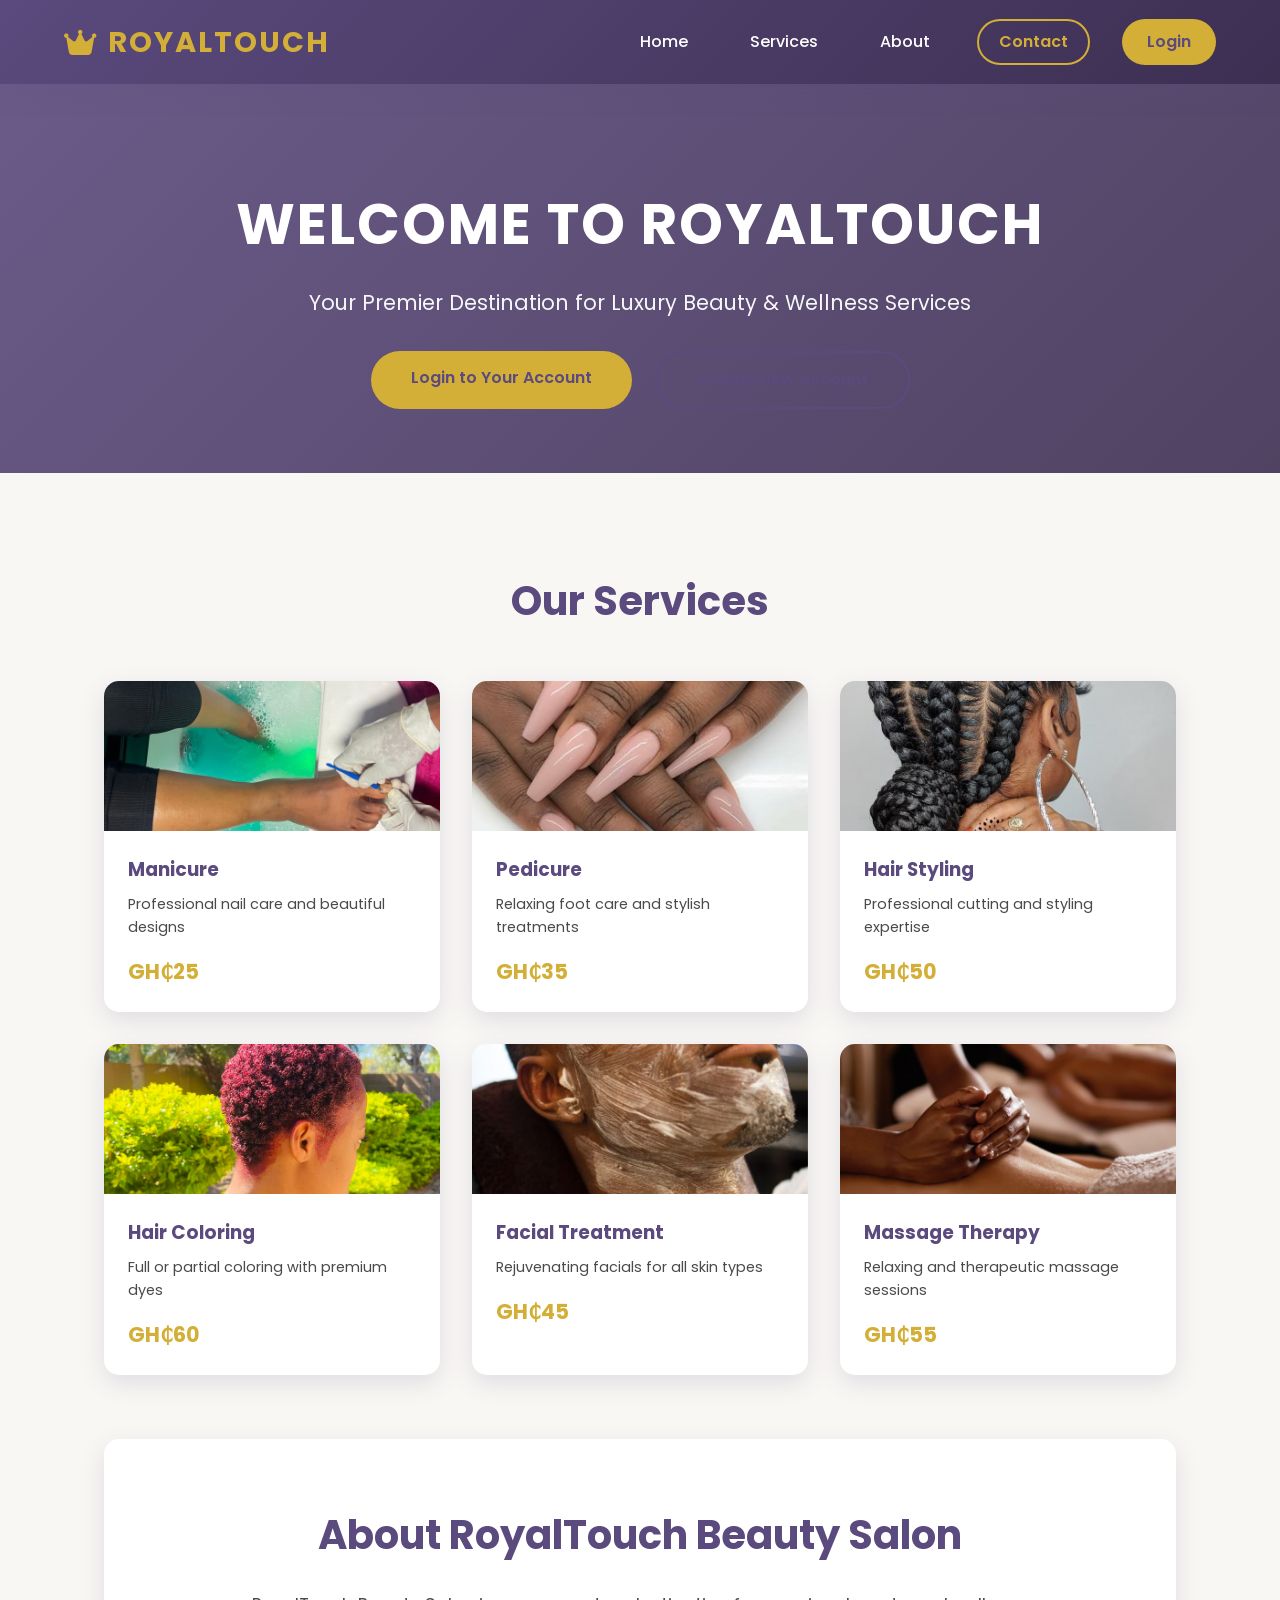
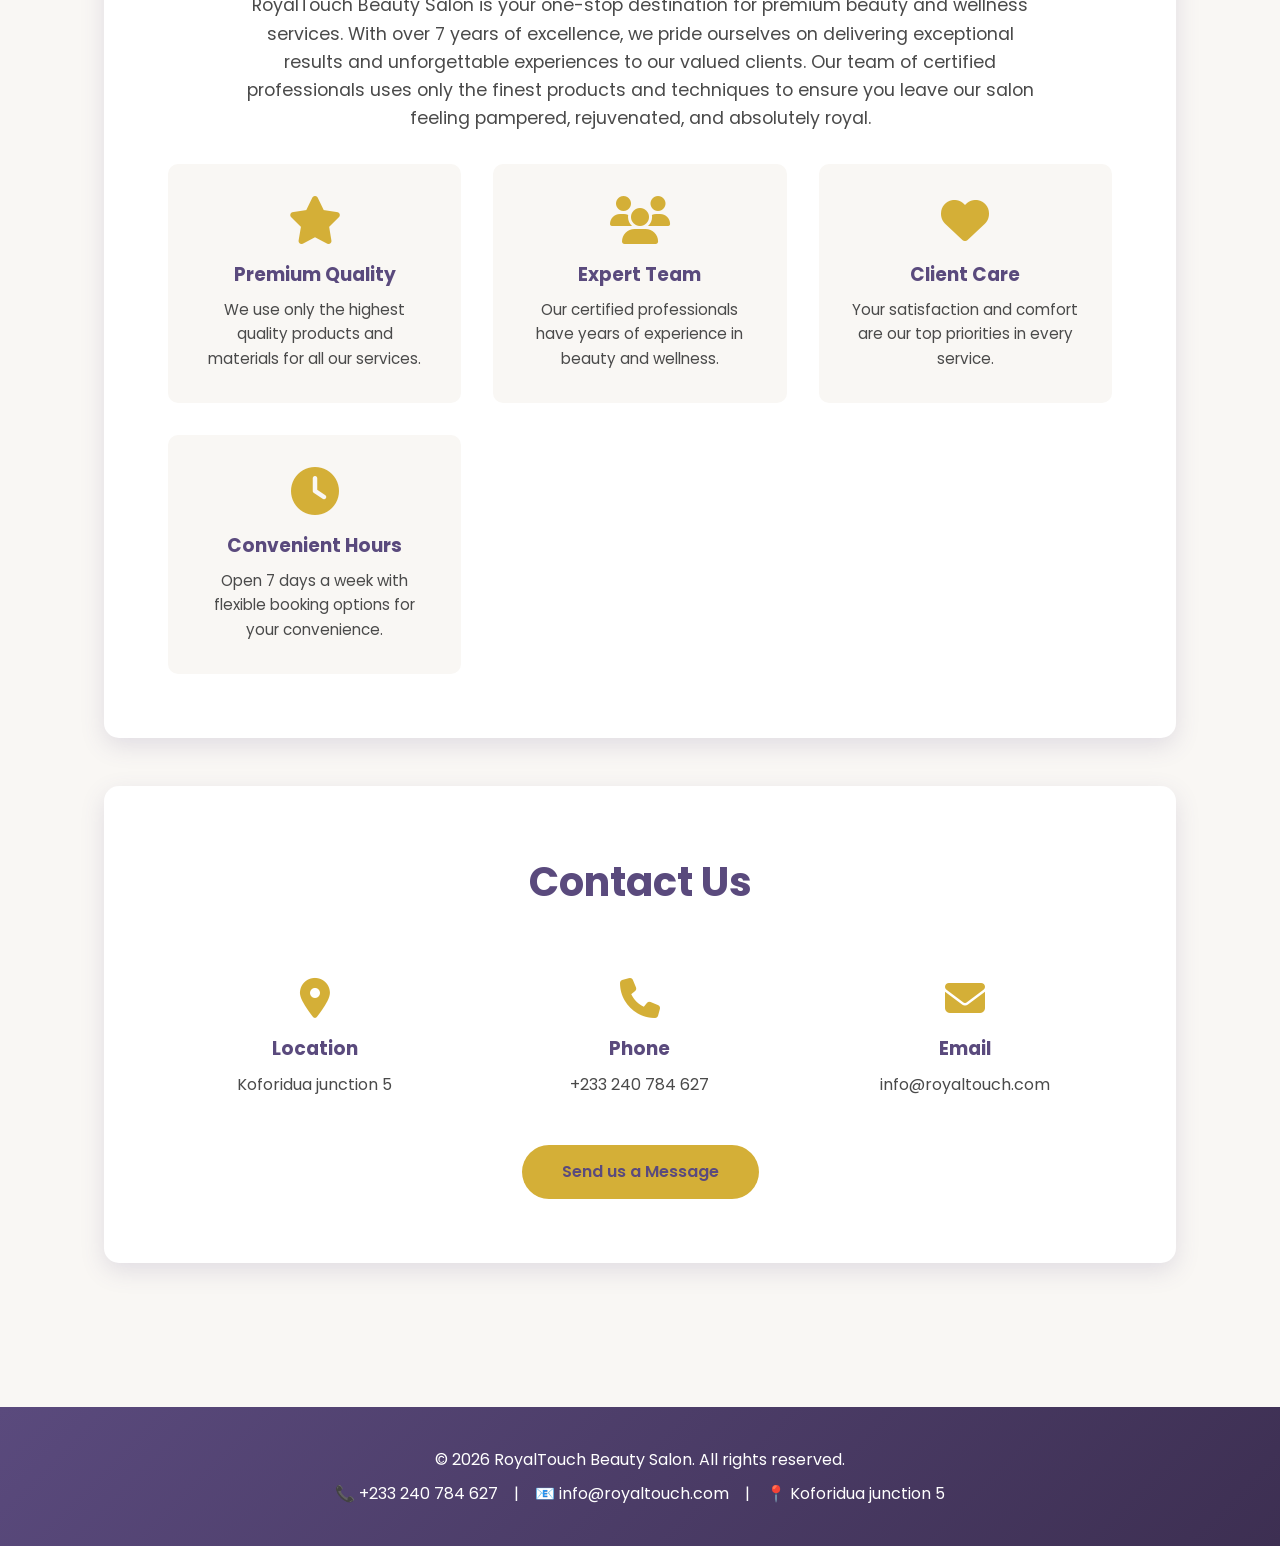
<file: index.html>
<!DOCTYPE html>
<html lang="en">
<head>
    <meta charset="UTF-8">
    <meta name="viewport" content="width=device-width, initial-scale=1.0">
    <title>RoyalTouch Beauty Salon - Premium Beauty Services</title>
    <link rel="stylesheet" href="https://cdnjs.cloudflare.com/ajax/libs/font-awesome/6.4.0/css/all.min.css">
    <link href="https://fonts.googleapis.com/css2?family=Poppins:wght@300;400;500;600;700&display=swap" rel="stylesheet">
    <link rel="stylesheet" href="main.css">
</head>
<body>
    <header>
        <div class="logo" onclick="window.location.href='index.html'"><i class="fas fa-crown"></i> RoyalTouch</div>
        <nav>
            <a href="index.html">Home</a>
            <a href="#services">Services</a>
            <a href="#about">About</a>
            <a href="contact.html" class="btn-contact">Contact</a>
            <a href="login.html" class="btn-login">Login</a>
        </nav>
    </header>
    <div class="hero">
        <h1>Welcome to RoyalTouch</h1>
        <p>Your Premier Destination for Luxury Beauty & Wellness Services</p>
        <div class="hero-buttons">
            <a href="login.html" class="btn btn-primary">Login to Your Account</a>
            <a href="register.html" class="btn btn-secondary">Create New Account</a>
        </div>
    </div>
    <div class="container">
        <section id="services" class="services-section">
            <h2 class="section-title">Our Services</h2>
            <div class="services-grid">
                <div class="service-card">
                    <div class="service-icon">
                        <img src="manicure.jpg" alt="Manicure" class="service-img">
                    </div>
                    <div class="service-info">
                        <h3>Manicure</h3>
                        <p>Professional nail care and beautiful designs</p>
                        <div class="service-price">GH₵25</div>
                    </div>
                </div>
                <div class="service-card">
                    <div class="service-icon">
                        <img src="pedicure.jpg" alt="Pedicure" class="service-img">
                    </div>
                    <div class="service-info">
                        <h3>Pedicure</h3>
                        <p>Relaxing foot care and stylish treatments</p>
                        <div class="service-price">GH₵35</div>
                    </div>
                </div>
                <div class="service-card">
                    <div class="service-icon">
                        <img src="hairstyling.jpg" alt="Hair Styling" class="service-img">
                    </div>
                    <div class="service-info">
                        <h3>Hair Styling</h3>
                        <p>Professional cutting and styling expertise</p>
                        <div class="service-price">GH₵50</div>
                    </div>
                </div>
                <div class="service-card">
                    <div class="service-icon">
                        <img src="haircolouring.jpg" alt="Hair Coloring" class="service-img">
                    </div>
                    <div class="service-info">
                        <h3>Hair Coloring</h3>
                        <p>Full or partial coloring with premium dyes</p>
                        <div class="service-price">GH₵60</div>
                    </div>
                </div>
                <div class="service-card">
                    <div class="service-icon">
                        <img src="facials.jpg" alt="Facial Treatment" class="service-img">
                    </div>
                    <div class="service-info">
                        <h3>Facial Treatment</h3>
                        <p>Rejuvenating facials for all skin types</p>
                        <div class="service-price">GH₵45</div>
                    </div>
                </div>
                <div class="service-card">
                    <div class="service-icon">
                        <img src="massage.jpg" alt="Massage Therapy" class="service-img">
                    </div>
                    <div class="service-info">
                        <h3>Massage Therapy</h3>
                        <p>Relaxing and therapeutic massage sessions</p>
                        <div class="service-price">GH₵55</div>
                    </div>
                </div>
            </div>
        </section>
        <section id="about" class="about-section">
            <h2>About RoyalTouch Beauty Salon</h2>
            <p class="about-description">
                RoyalTouch Beauty Salon is your one-stop destination for premium beauty and wellness services. 
                With over 7 years of excellence, we pride ourselves on delivering exceptional results and unforgettable experiences 
                to our valued clients. Our team of certified professionals uses only the finest products and techniques 
                to ensure you leave our salon feeling pampered, rejuvenated, and absolutely royal.
            </p>
            <div class="about-grid">
                <div class="about-card">
                    <i class="fas fa-star"></i>
                    <h3>Premium Quality</h3>
                    <p>We use only the highest quality products and materials for all our services.</p>
                </div>
                <div class="about-card">
                    <i class="fas fa-users"></i>
                    <h3>Expert Team</h3>
                    <p>Our certified professionals have years of experience in beauty and wellness.</p>
                </div>
                <div class="about-card">
                    <i class="fas fa-heart"></i>
                    <h3>Client Care</h3>
                    <p>Your satisfaction and comfort are our top priorities in every service.</p>
                </div>
                <div class="about-card">
                    <i class="fas fa-clock"></i>
                    <h3>Convenient Hours</h3>
                    <p>Open 7 days a week with flexible booking options for your convenience.</p>
                </div>
            </div>
        </section>
        <section id="contact" class="contact-section">
            <h2 class="section-title">Contact Us</h2>
            <div class="contact-grid">
                <div class="contact-item">
                    <i class="fas fa-map-marker-alt"></i>
                    <h3>Location</h3>
                    <p>Koforidua junction 5</p>
                </div>
                <div class="contact-item">
                    <i class="fas fa-phone"></i>
                    <h3>Phone</h3>
                    <p>+233 240 784 627</p>
                </div>
                <div class="contact-item">
                    <i class="fas fa-envelope"></i>
                    <h3>Email</h3>
                    <p>info@royaltouch.com</p>
                </div>
            </div>
            <div class="contact-cta">
                <a href="contact.html" class="btn btn-primary">Send us a Message</a>
            </div>
        </section>
    </div>
    <footer>
        <p>&copy; 2026 RoyalTouch Beauty Salon. All rights reserved.</p>
        <p class="footer-contact">
            <span>📞 +233 240 784 627</span>
            <span class="separator">|</span>
            <span>📧 info@royaltouch.com</span>
            <span class="separator">|</span>
            <span>📍 Koforidua junction 5</span>
        </p>
    </footer>
</body>
</html>
</file>
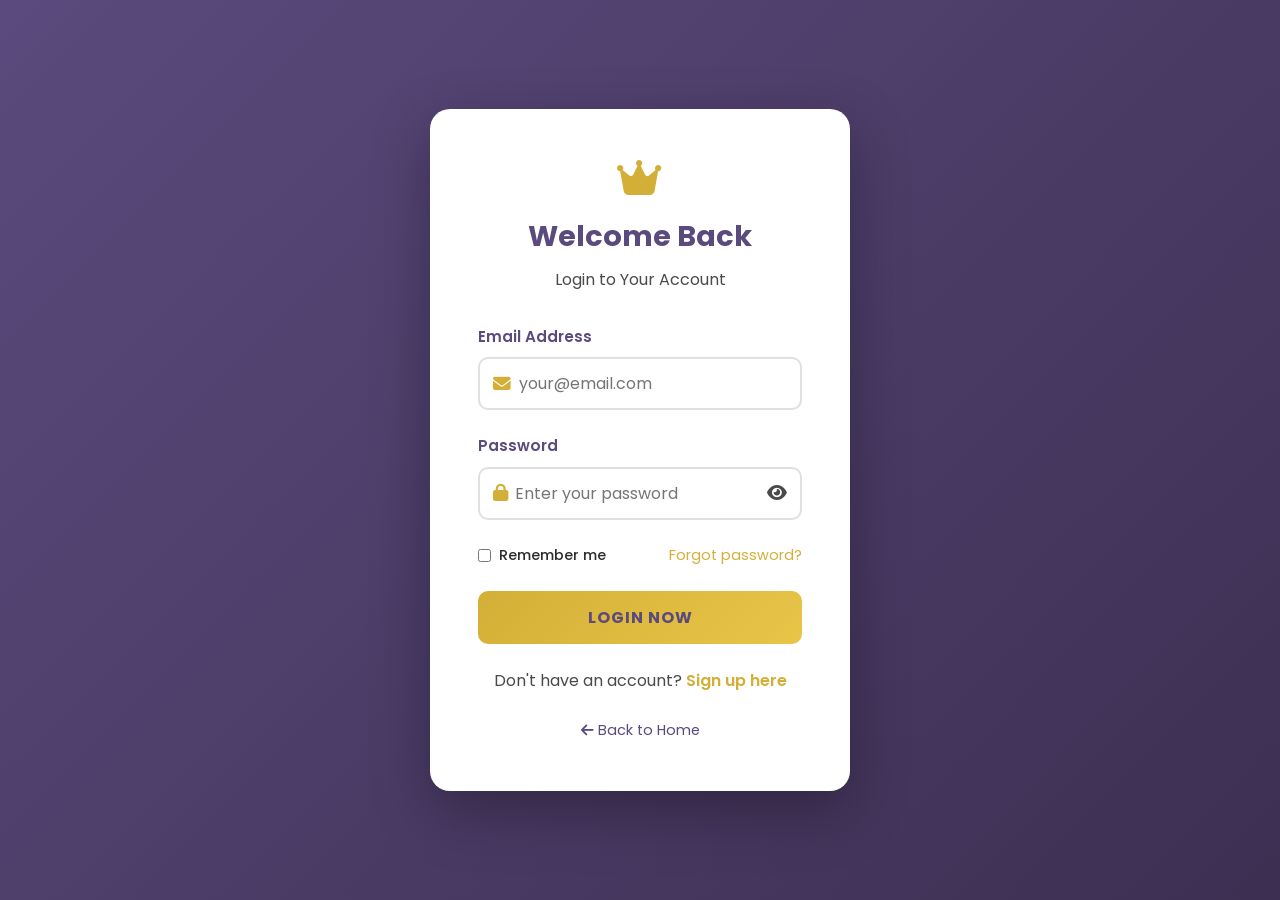
<file: booking.html>
<!DOCTYPE html>
<html lang="en">
<head>
    <meta charset="UTF-8">
    <meta name="viewport" content="width=device-width, initial-scale=1.0">
    <title>Book a Service - RoyalTouch Beauty Salon</title>
    <link rel="stylesheet" href="https://cdnjs.cloudflare.com/ajax/libs/font-awesome/6.4.0/css/all.min.css">
    <link href="https://fonts.googleapis.com/css2?family=Poppins:wght@300;400;500;600;700&display=swap" rel="stylesheet">
    <link rel="stylesheet" href="main.css">
</head>
<body>
    <header>
        <div class="logo" onclick="window.location.href='index.html'">
            <i class="fas fa-crown"></i> RoyalTouch
        </div>
        <nav>
            <a href="clientDashboard.html">
                <i class="fas fa-spa"></i> Services
            </a>
            <a href="booking.html" class="active">
                <i class="fas fa-calendar-check"></i> Book Now
            </a>
            <a href="clientDashboard.html">
                <i class="fas fa-user"></i> Profile
            </a>
        </nav>
        <div class="user-section">
            <div class="avatar" id="avatar">U</div>
            <button class="logout-btn" onclick="handleLogout()">
                <i class="fas fa-sign-out-alt"></i> Logout
            </button>
        </div>
    </header>

    <div class="container">
        <h1 style="text-align: center; color: var(--primary-color); margin-bottom: 1rem;">
            <i class="fas fa-calendar-plus"></i> Book Your Service
        </h1>
        <p style="text-align: center; color: var(--text-light); margin-bottom: 3rem;">
            Schedule an appointment at your convenience
        </p>

        <div id="alert" class="alert"></div>

        <div class="booking-form-container">
            <form id="bookingForm" onsubmit="submitBooking(event)">

                <div class="form-section">
                    <h2><i class="fas fa-map-marker-alt"></i> Where Would You Like the Service?</h2>
                    <div class="service-type-options">
                        <div class="service-option active" onclick="selectServiceType('at-salon')">
                            <i class="fas fa-store"></i>
                            <p>At Salon</p>
                        </div>
                        <div class="service-option" onclick="selectServiceType('home-service')">
                            <i class="fas fa-home"></i>
                            <p>Home Service</p>
                        </div>
                    </div>
                    <input type="hidden" id="serviceType" name="serviceType" value="at-salon">
                </div>

                <div class="form-section">
                    <h2><i class="fas fa-map-pin"></i> Location Details</h2>
                    <div class="location-inputs">
                        <div class="form-group">
                            <label>Street Address</label>
                            <input type="text" id="address" required>
                        </div>
                        <div class="form-group">
                            <label>City</label>
                            <input type="text" id="city" required>
                        </div>
                        <div class="form-group">
                            <label>State/Province</label>
                            <input type="text" id="state" required>
                        </div>
                    </div>
                </div>

                <div class="form-section">
                    <h2><i class="fas fa-spa"></i> Select Services</h2>
                    <div class="services-checklist" id="servicesCheckList"></div>
                </div>

                <div class="form-section">
                    <h2><i class="fas fa-clock"></i> Schedule</h2>
                    <div class="datetime-grid">
                        <div class="form-group">
                            <label>Preferred Date</label>
                            <input type="date" id="appointmentDate" required>
                        </div>
                        <div class="form-group">
                            <label>Preferred Time</label>
                            <input type="time" id="appointmentTime" required>
                        </div>
                    </div>
                </div>

                <div class="form-section">
                    <h2><i class="fas fa-user-circle"></i> Contact Information</h2>
                    <div class="datetime-grid">
                        <div class="form-group">
                            <label>Full Name</label>
                            <input type="text" id="contactName" required>
                        </div>
                        <div class="form-group">
                            <label>Phone Number</label>
                            <input type="tel" id="contactPhone" required>
                        </div>
                    </div>
                </div>

                <div class="booking-summary">
                    <h3>Booking Summary</h3>
                    <div class="summary-item">
                        <span>Service Type:</span>
                        <strong id="summaryServiceType">At Salon</strong>
                    </div>
                    <div class="summary-item">
                        <span>Selected Services:</span>
                        <strong id="summaryServices">0 services</strong>
                    </div>
                    <div class="summary-item">
                        <span>Date & Time:</span>
                        <strong id="summaryDateTime">Not selected</strong>
                    </div>
                    <div class="total-price">GH₵<span id="total-price">0.00</span></div>
                </div>

                <div class="button-group">
                    <button type="button" class="btn btn-secondary" onclick="window.history.back()">
                        <i class="fas fa-arrow-left"></i> Go Back
                    </button>
                    <button type="submit" class="btn btn-primary">
                        <i class="fas fa-check-circle"></i> Confirm Booking
                    </button>
                </div>
            </form>
        </div>
    </div>

    <footer>
        <p>&copy; 2026 RoyalTouch Beauty Salon. All rights reserved.</p>
    </footer>

    <script src="data.js"></script>
    <script>
        let currentUser = JSON.parse(localStorage.getItem('currentUser'));
        let selectedServices = [];

        if (!currentUser) {
            window.location.href = 'login.html';
        }

        window.addEventListener('load', () => {
            initializePage();
        });

        function initializePage() {
            document.getElementById('avatar').textContent = currentUser.name.charAt(0).toUpperCase();
            document.getElementById('contactName').value = currentUser.name;
            document.getElementById('contactPhone').value = currentUser.phone || '';
            
            // Set minimum date to today in local timezone
            const today = new Date();
            const year = today.getFullYear();
            const month = String(today.getMonth() + 1).padStart(2, '0');
            const day = String(today.getDate()).padStart(2, '0');
            document.getElementById('appointmentDate').min = `${year}-${month}-${day}`;
            
            loadServices();
        }

        function loadServices() {
            const container = document.getElementById('servicesCheckList');
            container.innerHTML = servicesDatabase.map(service => `
                <div class="service-checkbox">
                    <input type="checkbox" id="service-${service.id}" value="${service.id}" onchange="updateSummary()">
                    <div style="flex:1;">
                        <label for="service-${service.id}">${service.name}</label>
                        <small style="color:var(--text-light)">${service.description}</small>
                        <span class="service-price">GH₵${service.price}</span>
                    </div>
                </div>
            `).join('');
        }

        function selectServiceType(type) {
            document.getElementById('serviceType').value = type;
            document.querySelectorAll('.service-option').forEach(opt => opt.classList.remove('active'));
            event.target.closest('.service-option').classList.add('active');
            updateSummary();
        }

        function updateSummary() {
            const checkboxes = document.querySelectorAll('#servicesCheckList input[type="checkbox"]:checked');
            selectedServices = Array.from(checkboxes).map(cb => {
                return servicesDatabase.find(s => s.id == cb.value);
            }).filter(s => s);

            const serviceType = document.getElementById('serviceType').value;
            document.getElementById('summaryServiceType').textContent = serviceType === 'at-salon' ? 'At Salon' : 'Home Service';

            const servicesText = selectedServices.length > 0 
                ? `${selectedServices.length} service(s): ${selectedServices.map(s => s.name).join(', ')}`
                : '0 services';
            document.getElementById('summaryServices').textContent = servicesText;

            // Fix date display using local timezone
            const dateInput = document.getElementById('appointmentDate').value;
            const time = document.getElementById('appointmentTime').value;
            
            let dateText = 'Not selected';
            if (dateInput) {
                const parts = dateInput.split('-');
                const localDate = new Date(parts[0], parts[1] - 1, parts[2]);
                dateText = localDate.toLocaleDateString();
            }
            
            const dateTimeText = dateInput && time ? `${dateText} at ${time}` : 'Not selected';
            document.getElementById('summaryDateTime').textContent = dateTimeText;

            const totalPrice = selectedServices.reduce((sum, s) => sum + s.price, 0);
            document.getElementById('total-price').textContent = totalPrice.toFixed(2);
        }

        function submitBooking(event) {
            event.preventDefault();

            if (selectedServices.length === 0) {
                showAlert('Please select at least one service', 'danger');
                return;
            }

            // Get date in local timezone format for storage
            const dateInput = document.getElementById('appointmentDate').value;
            const timeInput = document.getElementById('appointmentTime').value;

            const bookingData = {
                id: Date.now(),
                clientId: currentUser.id,
                clientName: currentUser.name,
                clientEmail: currentUser.email,
                clientPhone: document.getElementById('contactPhone').value,
                serviceType: document.getElementById('serviceType').value,
                location: {
                    address: document.getElementById('address').value,
                    city: document.getElementById('city').value,
                    state: document.getElementById('state').value
                },
                services: selectedServices.map(s => ({ id: s.id, name: s.name, price: s.price })),
                appointmentDate: dateInput,
                appointmentTime: timeInput,
                totalPrice: selectedServices.reduce((sum, s) => sum + s.price, 0),
                status: 'Pending',
                createdAt: new Date().toISOString()
            };

            let bookings = JSON.parse(localStorage.getItem('bookings')) || [];
            bookings.push(bookingData);
            localStorage.setItem('bookings', JSON.stringify(bookings));

            showAlert('Booking submitted successfully! Admin will review and confirm.', 'success');
            
            setTimeout(() => {
                window.location.href = 'clientDashboard.html';
            }, 2000);
        }

        function showAlert(message, type) {
            const alert = document.getElementById('alert');
            alert.textContent = message;
            alert.className = `alert show alert-${type}`;
            
            setTimeout(() => {
                alert.classList.remove('show');
            }, 5000);
        }

        function handleLogout() {
            localStorage.removeItem('currentUser');
            window.location.href = 'index.html';
        }

        document.getElementById('appointmentDate').addEventListener('change', updateSummary);
        document.getElementById('appointmentTime').addEventListener('change', updateSummary);
    </script>
</body>
</html>
</file>
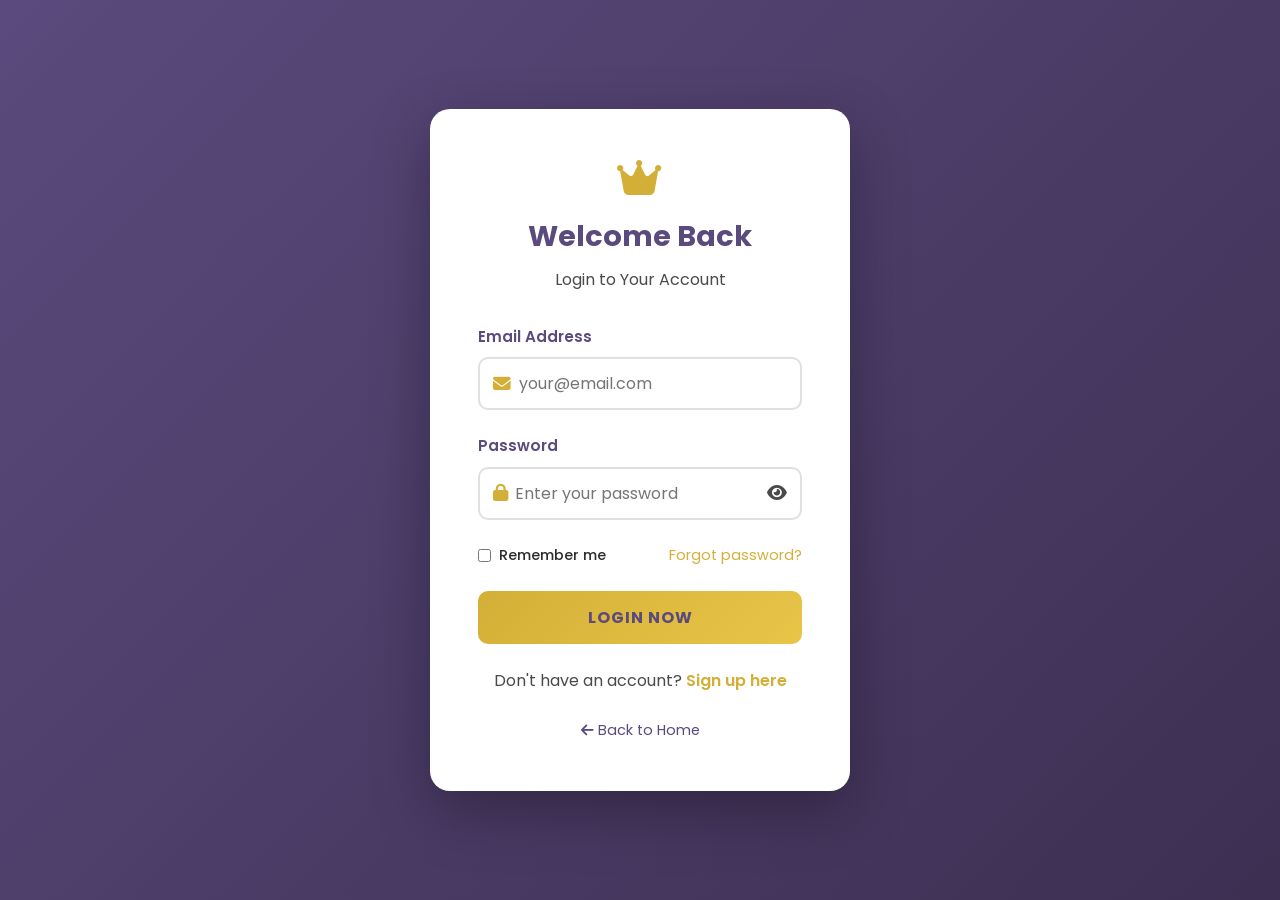
<file: clientDashboard.html>
<!DOCTYPE html>
<html lang="en">
<head>
    <meta charset="UTF-8">
    <meta name="viewport" content="width=device-width, initial-scale=1.0">
    <title>Client Dashboard - RoyalTouch Beauty Salon</title>
    <link rel="stylesheet" href="https://cdnjs.cloudflare.com/ajax/libs/font-awesome/6.4.0/css/all.min.css">
    <link href="https://fonts.googleapis.com/css2?family=Poppins:wght@300;400;500;600;700&display=swap" rel="stylesheet">
    <link rel="stylesheet" href="main.css">
</head>
<body>
    <header>
        <div class="logo" onclick="window.location.href='index.html'">
            <i class="fas fa-crown"></i> RoyalTouch
        </div>
        <nav>
            <a href="#" class="nav-link active" onclick="showPage('services'); return false;">
                <i class="fas fa-spa"></i> Services
            </a>
            <a href="#" class="nav-link" onclick="showPage('appointments'); return false;">
                <i class="fas fa-calendar"></i> Appointments
            </a>
            <a href="booking.html" class="nav-link">
                <i class="fas fa-calendar-check"></i> Book Now
            </a>
            <a href="#" class="nav-link" onclick="showPage('profile'); return false;">
                <i class="fas fa-user"></i> Profile
            </a>
        </nav>
        <div class="user-section">
            <div class="avatar" id="avatar">U</div>
            <button class="logout-btn" onclick="handleLogout()">
                <i class="fas fa-sign-out-alt"></i> Logout
            </button>
        </div>
    </header>

    <div class="container">
        <!-- Services Page -->
        <section id="services" class="page-section active">
            <h2 class="dashboard-title"><i class="fas fa-spa"></i> Available Services</h2>
            <div class="services-grid" id="services-grid"></div>
        </section>

        <!-- Appointments Page -->
        <section id="appointments" class="page-section">
            <h2 class="dashboard-title"><i class="fas fa-calendar"></i> My Appointments</h2>
            <div class="table-container">
                <table id="appointments-table">
                    <thead>
                        <tr>
                            <th>Service</th>
                            <th>Date</th>
                            <th>Time</th>
                            <th>Status</th>
                            <th>Total</th>
                        </tr>
                    </thead>
                    <tbody id="appointments-body">
                        <tr>
                            <td colspan="5" style="text-align: center; color: var(--text-light);">
                                No appointments yet. <a href="booking.html" style="color: var(--accent-color); font-weight: 600;">Book Now</a>
                            </td>
                        </tr>
                    </tbody>
                </table>
            </div>
        </section>

        <!-- Profile Page -->
        <section id="profile" class="page-section">
            <h2 class="dashboard-title"><i class="fas fa-user-circle"></i> My Profile</h2>
            <div class="profile-card">
                <div class="profile-item">
                    <div class="profile-label">Full Name</div>
                    <div class="profile-value" id="profile-name">-</div>
                </div>
                <div class="profile-item">
                    <div class="profile-label">Email Address</div>
                    <div class="profile-value" id="profile-email">-</div>
                </div>
                <div class="profile-item">
                    <div class="profile-label">Phone Number</div>
                    <div class="profile-value" id="profile-phone">-</div>
                </div>
                <div class="profile-item">
                    <div class="profile-label">Member Since</div>
                    <div class="profile-value" id="profile-date">-</div>
                </div>
                <div class="profile-item">
                    <div class="profile-label">Account Type</div>
                    <div class="profile-value" id="profile-type">Client</div>
                </div>
            </div>
        </section>
    </div>

    <footer>
        <p>&copy; 2026 RoyalTouch Beauty Salon. All rights reserved.</p>
    </footer>

    <script src="data.js"></script>
    <script>
        // Clear servicesDatabase from localStorage to use default with manicure image
        localStorage.removeItem('servicesDatabase');
    </script>
    <script>
        let currentUser = JSON.parse(localStorage.getItem('currentUser'));

        if (!currentUser) {
            window.location.href = 'login.html';
        }

        window.addEventListener('load', () => {
            initializePage();
        });

        function initializePage() {
            // Set avatar
            document.getElementById('avatar').textContent = currentUser.name.charAt(0).toUpperCase();
            
            // Load profile
            document.getElementById('profile-name').textContent = currentUser.name;
            document.getElementById('profile-email').textContent = currentUser.email;
            document.getElementById('profile-phone').textContent = currentUser.phone || 'Not provided';
            document.getElementById('profile-date').textContent = new Date(currentUser.createdAt).toLocaleDateString();
            document.getElementById('profile-type').textContent = currentUser.userType === 'admin' ? 'Admin' : 'Client';
            
            // Load services and appointments
            loadServices();
            loadAppointments();
        }

        function showPage(pageId) {
            // Hide all sections
            document.querySelectorAll('.page-section').forEach(section => {
                section.classList.remove('active');
            });
            
            // Show selected section
            document.getElementById(pageId).classList.add('active');

            // Update nav links
            document.querySelectorAll('.nav-link').forEach(link => {
                link.classList.remove('active');
            });
            event.target.closest('.nav-link').classList.add('active');
        }

        function loadServices() {
            const grid = document.getElementById('services-grid');
            grid.innerHTML = servicesDatabase.map(service => `
                <div class="service-card">
                    <div class="service-icon">
                        ${((['Manicure','Pedicure','Massage Therapy','Facial Treatment','Hair Coloring','Hair Styling'].includes(service.name)) && service.image) ? `<img src="${service.image}" alt="${service.name}" class="service-img">` : `<i class="fas ${service.icon || 'fa-spa'}"></i>`}
                    </div>
                    <div class="service-info">
                        <h3>${service.name}</h3>
                        <p>${service.description}</p>
                        <div class="service-price">GH₵${service.price.toFixed(2)}</div>
                        <a href="booking.html" class="btn btn-primary" style="width: 100%; text-align: center;">
                            <i class="fas fa-calendar-plus"></i> Book Now
                        </a>
                    </div>
                </div>
            `).join('');
        }

        // Helper function to format date in local timezone
        function formatLocalDate(dateString) {
            if (!dateString) return 'N/A';
            const parts = dateString.split('-');
            if (parts.length !== 3) return 'N/A';
            const localDate = new Date(parts[0], parts[1] - 1, parts[2]);
            return localDate.toLocaleDateString();
        }

        function loadAppointments() {
            const bookings = JSON.parse(localStorage.getItem('bookings')) || [];
            const userBookings = bookings.filter(b => b.clientEmail === currentUser.email);
            const tbody = document.getElementById('appointments-body');

            if (userBookings.length === 0) {
                tbody.innerHTML = '<tr><td colspan="5" style="text-align: center; color: var(--text-light);">No appointments yet. <a href="booking.html" style="color: var(--accent-color); font-weight: 600;">Book Now</a></td></tr>';
                return;
            }

            tbody.innerHTML = userBookings.map(booking => `
                <tr>
                    <td>${booking.services.map(s => s.name).join(', ')}</td>
                    <td>${formatLocalDate(booking.appointmentDate)}</td>
                    <td>${booking.appointmentTime}</td>
                    <td><span class="status-badge status-${booking.status.toLowerCase()}">${booking.status}</span></td>
                    <td>GH₵${booking.totalPrice.toFixed(2)}</td>
                </tr>
            `).join('');
        }

        function handleLogout() {
            localStorage.removeItem('currentUser');
            window.location.href = 'index.html';
        }
    </script>
</body>
</html>
</file>
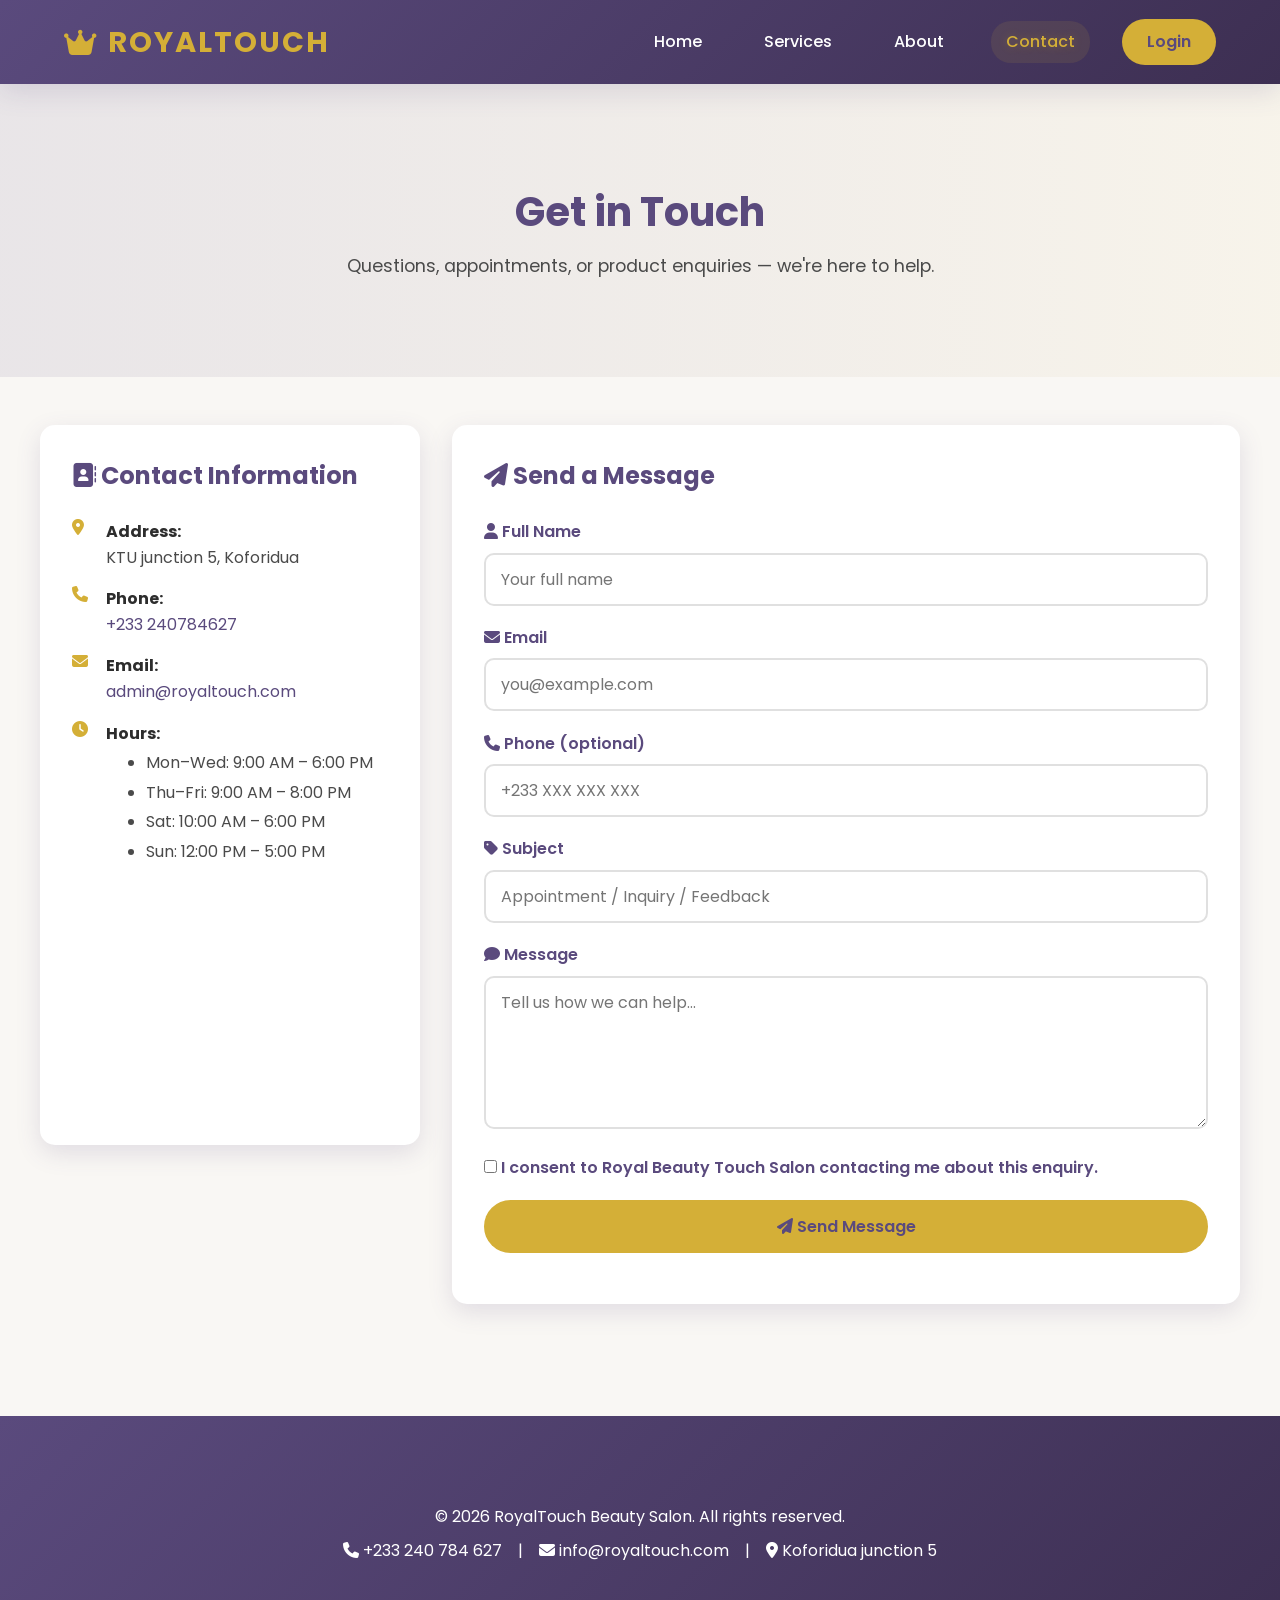
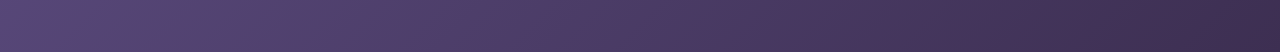
<file: contact.html>
<!DOCTYPE html>
<html lang="en">
<head>
    <meta charset="UTF-8">
    <meta name="viewport" content="width=device-width, initial-scale=1.0">
    <title>Contact - RoyalTouch Beauty Salon</title>
    <meta name="description" content="Contact RoyalTouch Beauty Salon — book appointments, ask questions, or get directions.">
    <link rel="stylesheet" href="https://cdnjs.cloudflare.com/ajax/libs/font-awesome/6.4.0/css/all.min.css">
    <link href="https://fonts.googleapis.com/css2?family=Poppins:wght@300;400;500;600;700&display=swap" rel="stylesheet">
    <link rel="stylesheet" href="main.css">
</head>
<body>
    <header>
        <div class="logo" onclick="window.location.href='index.html'">
            <i class="fas fa-crown"></i> RoyalTouch
        </div>
        <nav>
            <a href="index.html">Home</a>
            <a href="index.html#services">Services</a>
            <a href="index.html#about">About</a>
            <a href="contact.html" class="active">Contact</a>
            <a href="login.html" class="btn-login">Login</a>
        </nav>
    </header>

    <main>
        <section class="contact-hero">
            <div class="container">
                <h1>Get in Touch</h1>
                <p>Questions, appointments, or product enquiries — we're here to help.</p>
            </div>
        </section>

        <section class="contact-area container" aria-labelledby="contact-area-title">
            <div class="contact-page-grid">
                <!-- Contact card -->
                <aside class="contact-card" aria-labelledby="contact-card-title">
                    <h2 id="contact-card-title"><i class="fas fa-address-book"></i> Contact Information</h2>
                    <ul class="info-list">
                        <li>
                            <i class="fas fa-map-marker-alt"></i>
                            <div>
                                <strong>Address:</strong><br>
                                KTU junction 5, Koforidua
                            </div>
                        </li>
                        <li>
                            <i class="fas fa-phone"></i>
                            <div>
                                <strong>Phone:</strong><br>
                                <a href="tel:+233240784627" style="color: var(--primary-color);">+233 240784627</a>
                            </div>
                        </li>
                        <li>
                            <i class="fas fa-envelope"></i>
                            <div>
                                <strong>Email:</strong><br>
                                <a href="mailto:admin@royaltouch.com" style="color: var(--primary-color);">admin@royaltouch.com</a>
                            </div>
                        </li>
                        <li>
                            <i class="fas fa-clock"></i>
                            <div>
                                <strong>Hours:</strong>
                                <ul class="hours-list">
                                    <li>Mon–Wed: 9:00 AM – 6:00 PM</li>
                                    <li>Thu–Fri: 9:00 AM – 8:00 PM</li>
                                    <li>Sat: 10:00 AM – 6:00 PM</li>
                                    <li>Sun: 12:00 PM – 5:00 PM</li>
                                </ul>
                            </div>
                        </li>
                    </ul>

                    <div class="map-wrap" aria-hidden="false">
                        <iframe
                            title="RoyalTouch Beauty Salon location"
                            src="https://www.google.com/maps?q=KTU+junction+5,+Koforidua&output=embed"
                            loading="lazy"
                            referrerpolicy="no-referrer-when-downgrade"></iframe>
                    </div>
                </aside>

                <!-- Contact form -->
                <section class="form-wrap" aria-labelledby="contact-form-title">
                    <h2 id="contact-form-title"><i class="fas fa-paper-plane"></i> Send a Message</h2>

                    <form id="contactForm" novalidate>
                        <div class="form-row">
                            <label for="name"><i class="fas fa-user"></i> Full Name</label>
                            <input type="text" id="name" name="name" placeholder="Your full name" required minlength="2">
                            <span class="error-message" id="err-name" aria-live="polite"></span>
                        </div>

                        <div class="form-row">
                            <label for="email"><i class="fas fa-envelope"></i> Email</label>
                            <input type="email" id="email" name="email" placeholder="you@example.com" required>
                            <span class="error-message" id="err-email" aria-live="polite"></span>
                        </div>

                        <div class="form-row">
                            <label for="phone"><i class="fas fa-phone"></i> Phone (optional)</label>
                            <input type="tel" id="phone" name="phone" placeholder="+233 XXX XXX XXX">
                            <span class="error-message" id="err-phone" aria-live="polite"></span>
                        </div>

                        <div class="form-row">
                            <label for="subject"><i class="fas fa-tag"></i> Subject</label>
                            <input type="text" id="subject" name="subject" placeholder="Appointment / Inquiry / Feedback" required>
                            <span class="error-message" id="err-subject" aria-live="polite"></span>
                        </div>

                        <div class="form-row">
                            <label for="message"><i class="fas fa-comment"></i> Message</label>
                            <textarea id="message" name="message" rows="5" placeholder="Tell us how we can help..." required minlength="10"></textarea>
                            <span class="error-message" id="err-message" aria-live="polite"></span>
                        </div>

                        <div class="form-row">
                            <label class="checkbox-label">
                                <input id="consent" name="consent" type="checkbox" required>
                                I consent to Royal Beauty Touch Salon contacting me about this enquiry.
                            </label>
                            <span class="error-message" id="err-consent" aria-live="polite"></span>
                        </div>

                        <div class="form-row">
                            <button type="submit" class="btn btn-primary" style="width: 100%;">
                                <i class="fas fa-paper-plane"></i> Send Message
                            </button>
                            <div id="formStatus" class="form-status" role="status" aria-live="polite"></div>
                        </div>
                    </form>
                </section>
            </div>
        </section>
    </main>

    <footer>
        <div class="container">
            <p>&copy; <span id="year"></span> RoyalTouch Beauty Salon. All rights reserved.</p>
            <p class="footer-contact">
                <span><i class="fas fa-phone"></i> +233 240 784 627</span>
                <span class="separator">|</span>
                <span><i class="fas fa-envelope"></i> info@royaltouch.com</span>
                <span class="separator">|</span>
                <span><i class="fas fa-map-marker-alt"></i> Koforidua junction 5</span>
            </p>
        </div>
    </footer>

    <script>
        const FORM_ENDPOINT = "";

        document.addEventListener("DOMContentLoaded", () => {
            const form = document.getElementById("contactForm");
            const statusEl = document.getElementById("formStatus");
            const submitBtn = form.querySelector('button[type="submit"]');

            // Set current year in footer
            const yearEl = document.getElementById("year");
            if (yearEl) yearEl.textContent = new Date().getFullYear();

            // Validators
            const validators = {
                name: v => v && v.trim().length >= 2 || "Please enter your full name.",
                email: v => /\S+@\S+\.\S+/.test(v) || "Please enter a valid email address.",
                subject: v => v && v.trim().length > 0 || "Please add a subject.",
                message: v => v && v.trim().length >= 10 || "Please write a message (at least 10 characters).",
                consent: v => v === true || "Please provide consent to contact you."
            };

            function showError(id, msg) {
                const el = document.getElementById(`err-${id}`);
                if (!el) return;
                el.textContent = msg || "";
            }

            function validateForm(data) {
                let ok = true;
                const nameRes = validators.name(data.get("name"));
                if (nameRes !== true) { showError("name", nameRes); ok = false; } else showError("name", "");

                const emailRes = validators.email(data.get("email"));
                if (emailRes !== true) { showError("email", emailRes); ok = false; } else showError("email", "");

                const subjectRes = validators.subject(data.get("subject"));
                if (subjectRes !== true) { showError("subject", subjectRes); ok = false; } else showError("subject", "");

                const messageRes = validators.message(data.get("message"));
                if (messageRes !== true) { showError("message", messageRes); ok = false; } else showError("message", "");

                const consentEl = document.getElementById("consent");
                const consentRes = validators.consent(consentEl ? consentEl.checked : false);
                if (consentRes !== true) { showError("consent", consentRes); ok = false; } else showError("consent", "");

                return ok;
            }

            function mailtoFallback(formDataObj) {
                const to = "admin@royaltouch.com";
                const subject = encodeURIComponent(formDataObj.subject || "Contact from website");
                let body = `Name: ${formDataObj.name || ""}\nEmail: ${formDataObj.email || ""}\nPhone: ${formDataObj.phone || ""}\n\nMessage:\n${formDataObj.message || ""}`;
                body = encodeURIComponent(body);
                window.location.href = `mailto:${to}?subject=${subject}&body=${body}`;
            }

            form.addEventListener("submit", async (e) => {
                e.preventDefault();
                statusEl.textContent = "";
                const formData = new FormData(form);

                if (!validateForm(formData)) {
                    statusEl.className = "form-status error";
                    statusEl.textContent = "Please correct the errors above.";
                    return;
                }

                const obj = {
                    name: formData.get("name"),
                    email: formData.get("email"),
                    phone: formData.get("phone"),
                    subject: formData.get("subject"),
                    message: formData.get("message"),
                    consent: document.getElementById("consent").checked,
                    submittedAt: new Date().toISOString()
                };

                submitBtn.disabled = true;
                submitBtn.innerHTML = '<i class="fas fa-spinner fa-spin"></i> Sending...';

                try {
                    if (FORM_ENDPOINT && FORM_ENDPOINT.length > 0) {
                        await fetch(FORM_ENDPOINT, {
                            method: "POST",
                            headers: { "Content-Type": "application/json", "Accept": "application/json" },
                            body: JSON.stringify(obj)
                        });
                        statusEl.className = "form-status success";
                        statusEl.textContent = "Thanks! Your message has been sent. We'll be in touch shortly.";
                        form.reset();
                    } else {
                        mailtoFallback(obj);
                        statusEl.className = "form-status success";
                        statusEl.textContent = "Thanks! Your message has been sent. We'll be in touch shortly.";
                        form.reset();
                    }
                } catch (err) {
                    console.error("Form submit error:", err);
                    statusEl.className = "form-status error";
                    statusEl.textContent = "Sorry — there was a problem sending your message. Try again or call us directly.";
                } finally {
                    submitBtn.disabled = false;
                    submitBtn.innerHTML = '<i class="fas fa-paper-plane"></i> Send Message';
                }
            });
        });
    </script>
</body>
</html>
</file>
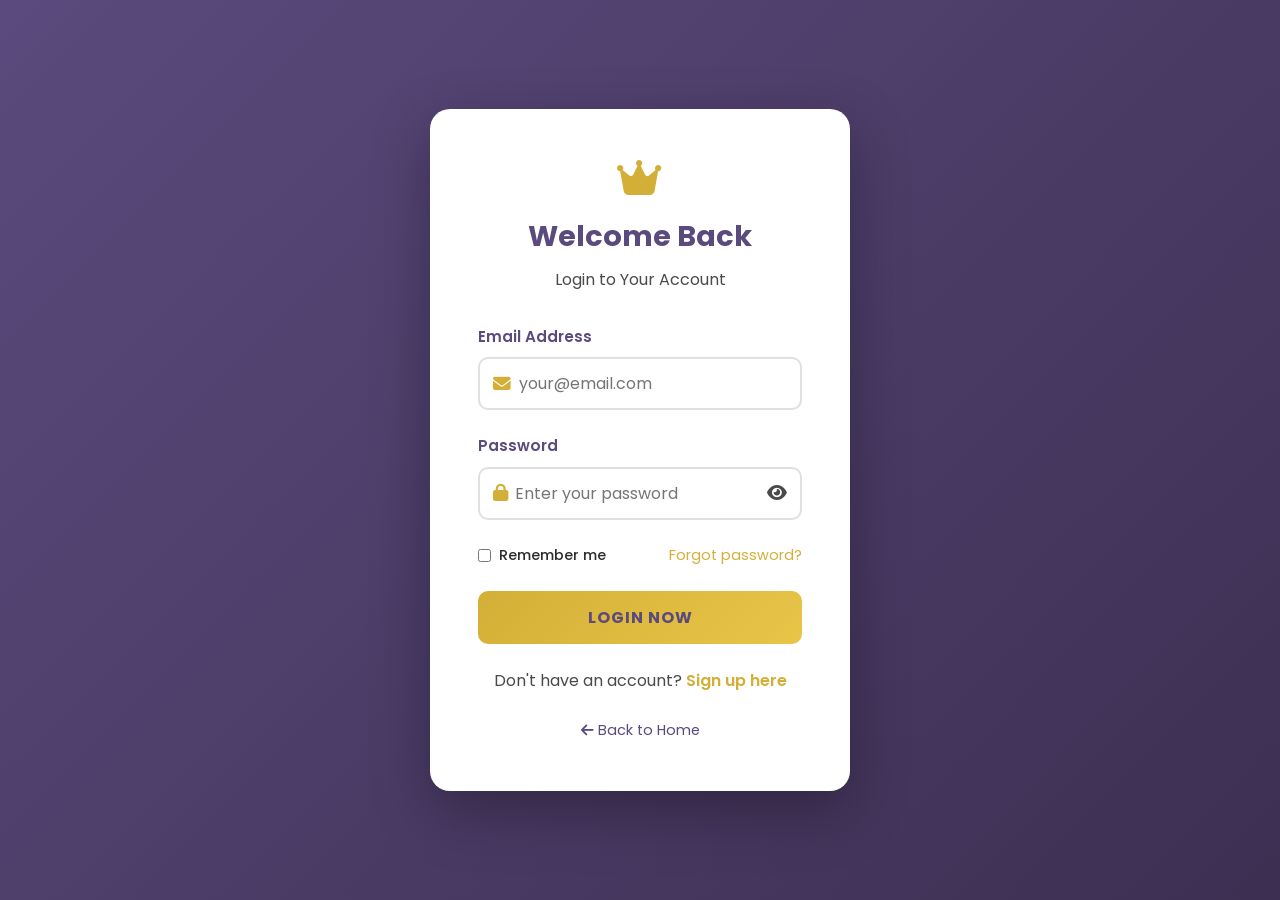
<file: hairGallery.html>
<!DOCTYPE html>
<html lang="en">
<head>
    <meta charset="UTF-8">
    <meta name="viewport" content="width=device-width, initial-scale=1.0">
    <title>Hair Gallery - RoyalTouch Beauty Salon</title>
    <link rel="stylesheet" href="https://cdnjs.cloudflare.com/ajax/libs/font-awesome/6.4.0/css/all.min.css">
    <link href="https://fonts.googleapis.com/css2?family=Poppins:wght@300;400;500;600;700&display=swap" rel="stylesheet">
    <link rel="stylesheet" href="main.css">
</head>
<body>
    <header>
        <div class="logo" onclick="window.location.href='index.html'">
            <i class="fas fa-crown"></i> RoyalTouch
        </div>
        <nav>
            <a href="clientDashboard.html">
                <i class="fas fa-spa"></i> Services
            </a>
            <a href="clientDashboard.html">
                <i class="fas fa-calendar"></i> Appointments
            </a>
            <a href="hairGallery.html" class="active">
                <i class="fas fa-image"></i> Hair Gallery
            </a>
            <a href="clientDashboard.html">
                <i class="fas fa-user"></i> Profile
            </a>
        </nav>
        <div class="user-section">
            <div class="avatar" id="avatar">U</div>
            <button class="logout-btn" onclick="handleLogout()">
                <i class="fas fa-sign-out-alt"></i> Logout
            </button>
        </div>
    </header>

    <div class="gallery-hero">
        <div class="container">
            <h1><i class="fas fa-scissors"></i> Hair Gallery</h1>
            <p>Explore our stunning collection of hair styles. Click on any style to request it!</p>
        </div>
    </div>

    <div class="container">
        <div class="filter-section">
            <button class="filter-btn active" onclick="filterGallery('all')">All Styles</button>
            <button class="filter-btn" onclick="filterGallery('short')">Short Hair</button>
            <button class="filter-btn" onclick="filterGallery('medium')">Medium Hair</button>
            <button class="filter-btn" onclick="filterGallery('long')">Long Hair</button>
            <button class="filter-btn" onclick="filterGallery('curly')">Curly Hair</button>
            <button class="filter-btn" onclick="filterGallery('straight')">Straight Hair</button>
        </div>

        <div class="gallery-grid" id="gallery-grid">
            <!-- Hair styles will be loaded here -->
        </div>
    </div>

    <!-- Request Modal -->
    <div id="requestModal" class="modal">
        <div class="modal-content">
            <div class="modal-header">
                <h3>Request Hair Style</h3>
                <button class="close-btn" onclick="closeModal()">&times;</button>
            </div>
            <form onsubmit="submitRequest(event)">
                <div class="form-group">
                    <label>Selected Style:</label>
                    <input type="text" id="styleName" readonly style="background: var(--light-bg);">
                </div>
                <div class="form-group">
                    <label>Your Name:</label>
                    <input type="text" id="requestName" required>
                </div>
                <div class="form-group">
                    <label>Email:</label>
                    <input type="email" id="requestEmail" required>
                </div>
                <div class="form-group">
                    <label>Preferred Date:</label>
                    <input type="date" id="requestDate" required>
                </div>
                <div class="form-group">
                    <label>Additional Notes:</label>
                    <textarea id="requestNotes" rows="4" placeholder="Any special requests or modifications?"></textarea>
                </div>
                <button type="submit" class="btn btn-primary" style="width: 100%;">
                    <i class="fas fa-paper-plane"></i> Submit Request
                </button>
            </form>
        </div>
    </div>

    <footer>
        <p>&copy; 2026 RoyalTouch Beauty Salon. All rights reserved.</p>
    </footer>

    <script>
        // Hair Gallery Dataset
        const hairGallery = [
            {
                id: 1,
                name: 'Classic Bob',
                length: 'Short',
                category: ['short', 'straight'],
                features: ['Professional', 'Timeless', 'Easy Maintenance'],
                description: 'A chic and classic short hairstyle that frames the face beautifully. Perfect for the modern professional.',
                price: 45,
                icon: '✂️'
            },
            {
                id: 2,
                name: 'Pixie Cut',
                length: 'Short',
                category: ['short'],
                features: ['Bold', 'Trendy', 'Low Maintenance'],
                description: 'A bold and daring short cut that showcases your features. Perfect for confident individuals.',
                price: 40,
                icon: '✨'
            },
            {
                id: 3,
                name: 'Textured Waves',
                length: 'Medium',
                category: ['medium', 'curly'],
                features: ['Voluminous', 'Textured', 'Bohemian'],
                description: 'Soft, flowing waves that add texture and movement. Great for any face shape.',
                price: 55,
                icon: '🌊'
            },
            {
                id: 4,
                name: 'Sleek Lob',
                length: 'Medium',
                category: ['medium', 'straight'],
                features: ['Elegant', 'Versatile', 'Modern'],
                description: 'A modern take on the bob, hitting just below the shoulders. Perfect for a polished look.',
                price: 50,
                icon: '💎'
            },
            {
                id: 5,
                name: 'Beach Waves',
                length: 'Long',
                category: ['long', 'curly'],
                features: ['Romantic', 'Effortless', 'Summer Vibes'],
                description: 'Loose, romantic waves perfect for a beach-inspired look. Timeless and flattering.',
                price: 65,
                icon: '🏖️'
            },
            {
                id: 6,
                name: 'Silk Straight',
                length: 'Long',
                category: ['long', 'straight'],
                features: ['Sleek', 'Luxurious', 'Shiny'],
                description: 'Smooth, glossy long hair that flows beautifully. Perfect for an elegant appearance.',
                price: 70,
                icon: '✨'
            },
            {
                id: 7,
                name: 'Curly Crown',
                length: 'Medium',
                category: ['medium', 'curly'],
                features: ['Playful', 'Voluminous', 'Textured'],
                description: 'Defined curls that create a beautiful crown of texture. Celebrates natural curls.',
                price: 60,
                icon: '👑'
            },
            {
                id: 8,
                name: 'Sideswept Bangs',
                length: 'Short',
                category: ['short'],
                features: ['Flattering', 'Chic', 'Face-Framing'],
                description: 'Short hair with stylish sideswept bangs for a trendy, modern look.',
                price: 50,
                icon: '😎'
            },
            {
                id: 9,
                name: 'Balayage Waves',
                length: 'Long',
                category: ['long', 'curly'],
                features: ['Dimensional', 'Highlight', 'Sun-Kissed'],
                description: 'Long flowing waves with beautiful balayage highlights. Perfect for a sun-kissed glow.',
                price: 80,
                icon: '☀️'
            },
            {
                id: 10,
                name: 'Shag Cut',
                length: 'Medium',
                category: ['medium'],
                features: ['Edgy', 'Layered', 'Rock & Roll'],
                description: 'A layered, textured cut that adds movement and edge. Great for a rock & roll vibe.',
                price: 55,
                icon: '🎸'
            },
            {
                id: 11,
                name: 'Space Buns',
                length: 'Short',
                category: ['short'],
                features: ['Fun', 'Playful', 'Trendy'],
                description: 'Cute and fun double buns style. Perfect for a bold, playful statement.',
                price: 35,
                icon: '🎀'
            },
            {
                id: 12,
                name: 'Mermaid Waves',
                length: 'Long',
                category: ['long', 'curly'],
                features: ['Glamorous', 'Voluminous', 'Magical'],
                description: 'Long, voluminous waves that cascade beautifully. Perfect for a glamorous look.',
                price: 75,
                icon: '🧜‍♀️'
            }
        ];

        let currentFilter = 'all';
        let currentUser = JSON.parse(localStorage.getItem('currentUser'));

        if (!currentUser) {
            window.location.href = 'login.html';
        }

        window.addEventListener('load', () => {
            document.getElementById('avatar').textContent = currentUser.name.charAt(0).toUpperCase();
            loadGallery();
        });

        function loadGallery() {
            const gallery = document.getElementById('gallery-grid');
            gallery.innerHTML = '';

            const filtered = currentFilter === 'all' 
                ? hairGallery 
                : hairGallery.filter(hair => hair.category.includes(currentFilter));

            if (filtered.length === 0) {
                gallery.innerHTML = `
                    <div class="empty-state" style="grid-column: 1/-1;">
                        <i class="fas fa-search"></i>
                        <h3>No styles found</h3>
                        <p>Try a different filter to see more styles.</p>
                    </div>
                `;
                return;
            }

            gallery.innerHTML = filtered.map(hair => `
                <div class="hair-card" onclick="openRequestModal('${hair.name}')">
                    <div class="hair-image">${hair.icon}</div>
                    <div class="hair-info">
                        <h3>${hair.name}</h3>
                        <span class="hair-length">${hair.length} Hair</span>
                        <p class="hair-description">${hair.description}</p>
                        <div class="hair-features">
                            ${hair.features.map(f => `<span class="feature-tag">${f}</span>`).join('')}
                        </div>
                        <div class="hair-price">GH₵${hair.price}</div>
                        <button class="request-btn" onclick="openRequestModal('${hair.name}'); event.stopPropagation();">
                            Request This Style
                        </button>
                    </div>
                </div>
            `).join('');
        }

        function filterGallery(filter) {
            currentFilter = filter;
            
            document.querySelectorAll('.filter-btn').forEach(btn => {
                btn.classList.remove('active');
            });
            event.target.classList.add('active');
            
            loadGallery();
        }

        function openRequestModal(styleName) {
            document.getElementById('styleName').value = styleName;
            document.getElementById('requestName').value = currentUser.name;
            document.getElementById('requestEmail').value = currentUser.email;
            document.getElementById('requestModal').style.display = 'block';
        }

        function closeModal() {
            document.getElementById('requestModal').style.display = 'none';
        }

        function submitRequest(event) {
            event.preventDefault();
            const styleName = document.getElementById('styleName').value;
            const requestDate = document.getElementById('requestDate').value;
            const requestNotes = document.getElementById('requestNotes').value;

            let requests = JSON.parse(localStorage.getItem('hairRequests')) || [];
            requests.push({
                id: Date.now(),
                styleName,
                clientName: currentUser.name,
                clientEmail: currentUser.email,
                requestDate,
                requestNotes,
                status: 'Pending',
                createdAt: new Date().toISOString()
            });

            localStorage.setItem('hairRequests', JSON.stringify(requests));
            closeModal();
            alert('Hair style request submitted successfully!');
        }

        window.onclick = function(event) {
            const modal = document.getElementById('requestModal');
            if (event.target == modal) {
                modal.style.display = 'none';
            }
        }

        function handleLogout() {
            localStorage.removeItem('currentUser');
            window.location.href = 'index.html';
        }
    </script>
</body>
</html>
</file>
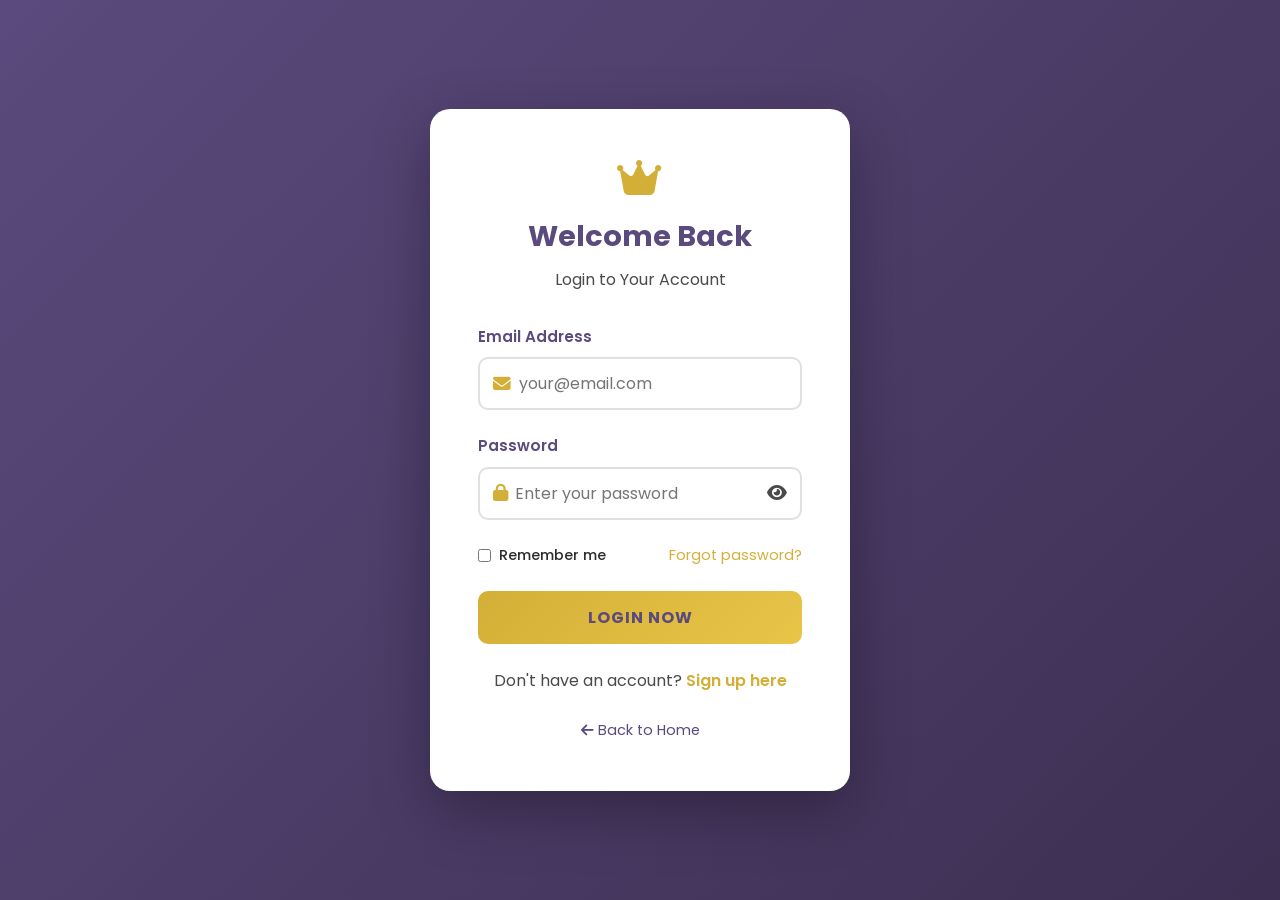
<file: login.html>
<!DOCTYPE html>
<html lang="en">
<head>
    <meta charset="UTF-8">
    <meta name="viewport" content="width=device-width, initial-scale=1.0">
    <title>Login - RoyalTouch Beauty Salon</title>
    <link rel="stylesheet" href="https://cdnjs.cloudflare.com/ajax/libs/font-awesome/6.4.0/css/all.min.css">
    <link href="https://fonts.googleapis.com/css2?family=Poppins:wght@300;400;500;600;700&display=swap" rel="stylesheet">
    <link rel="stylesheet" href="main.css">
</head>
<body>
    <div class="auth-page">
        <div class="auth-container">
            <div class="auth-header">
                <div class="logo"><i class="fas fa-crown"></i></div>
                <h1>Welcome Back</h1>
                <p>Login to Your Account</p>
            </div>

            <div id="alert" class="alert"></div>

            <form onsubmit="handleLogin(event)">
                <div class="form-group">
                    <label for="email">Email Address</label>
                    <div class="input-wrapper">
                        <i class="fas fa-envelope"></i>
                        <input type="email" id="email" name="email" placeholder="      your@email.com" required>
                    </div>
                </div>

                <div class="form-group">
                    <label for="password">Password</label>
                    <div class="input-wrapper">
                        <i class="fas fa-lock"></i>
                        <input type="password" id="password" name="password" placeholder="     Enter your password" required>
                        <i class="fas fa-eye toggle-password" onclick="togglePassword()"></i>
                    </div>
                </div>

                <div class="remember-forgot">
                    <label>
                        <input type="checkbox" name="remember"> Remember me
                    </label>
                    <a href="#">Forgot password?</a>
                </div>

                <button type="submit" class="auth-btn">Login Now</button>
            </form>

            <div class="auth-link">
                Don't have an account? <a href="register.html">Sign up here</a>
            </div>

            <div class="auth-back">
                <a href="index.html"><i class="fas fa-arrow-left"></i> Back to Home</a>
            </div>
        </div>
    </div>

    <script>
        let users = JSON.parse(localStorage.getItem('users')) || [];

        function togglePassword() {
            const passwordInput = document.getElementById('password');
            const toggleIcon = document.querySelector('.toggle-password');
            if (passwordInput.type === 'password') {
                passwordInput.type = 'text';
                toggleIcon.classList.remove('fa-eye');
                toggleIcon.classList.add('fa-eye-slash');
            } else {
                passwordInput.type = 'password';
                toggleIcon.classList.remove('fa-eye-slash');
                toggleIcon.classList.add('fa-eye');
            }
        }

        function handleLogin(event) {
            event.preventDefault();
            const email = document.getElementById('email').value;
            const password = document.getElementById('password').value;
            const alertDiv = document.getElementById('alert');

            const user = users.find(u => u.email === email && u.password === password);

            if (user) {
                localStorage.setItem('currentUser', JSON.stringify(user));
                showAlert(alertDiv, 'Login successful! Redirecting...', 'success');
                setTimeout(() => {
                    if (user.userType === 'admin') {
                        window.location.href = 'adminDashboard.html';
                    } else {
                        window.location.href = 'clientDashboard.html';
                    }
                }, 1500);
            } else {
                showAlert(alertDiv, 'Invalid email or password. Please try again.', 'danger');
            }
        }

        function showAlert(element, message, type) {
            element.textContent = message;
            element.className = 'alert show';
            if (type === 'danger') {
                element.classList.add('alert-danger');
            } else {
                element.classList.add('alert-success');
            }
        }
    </script>
</body>
</html>
</file>
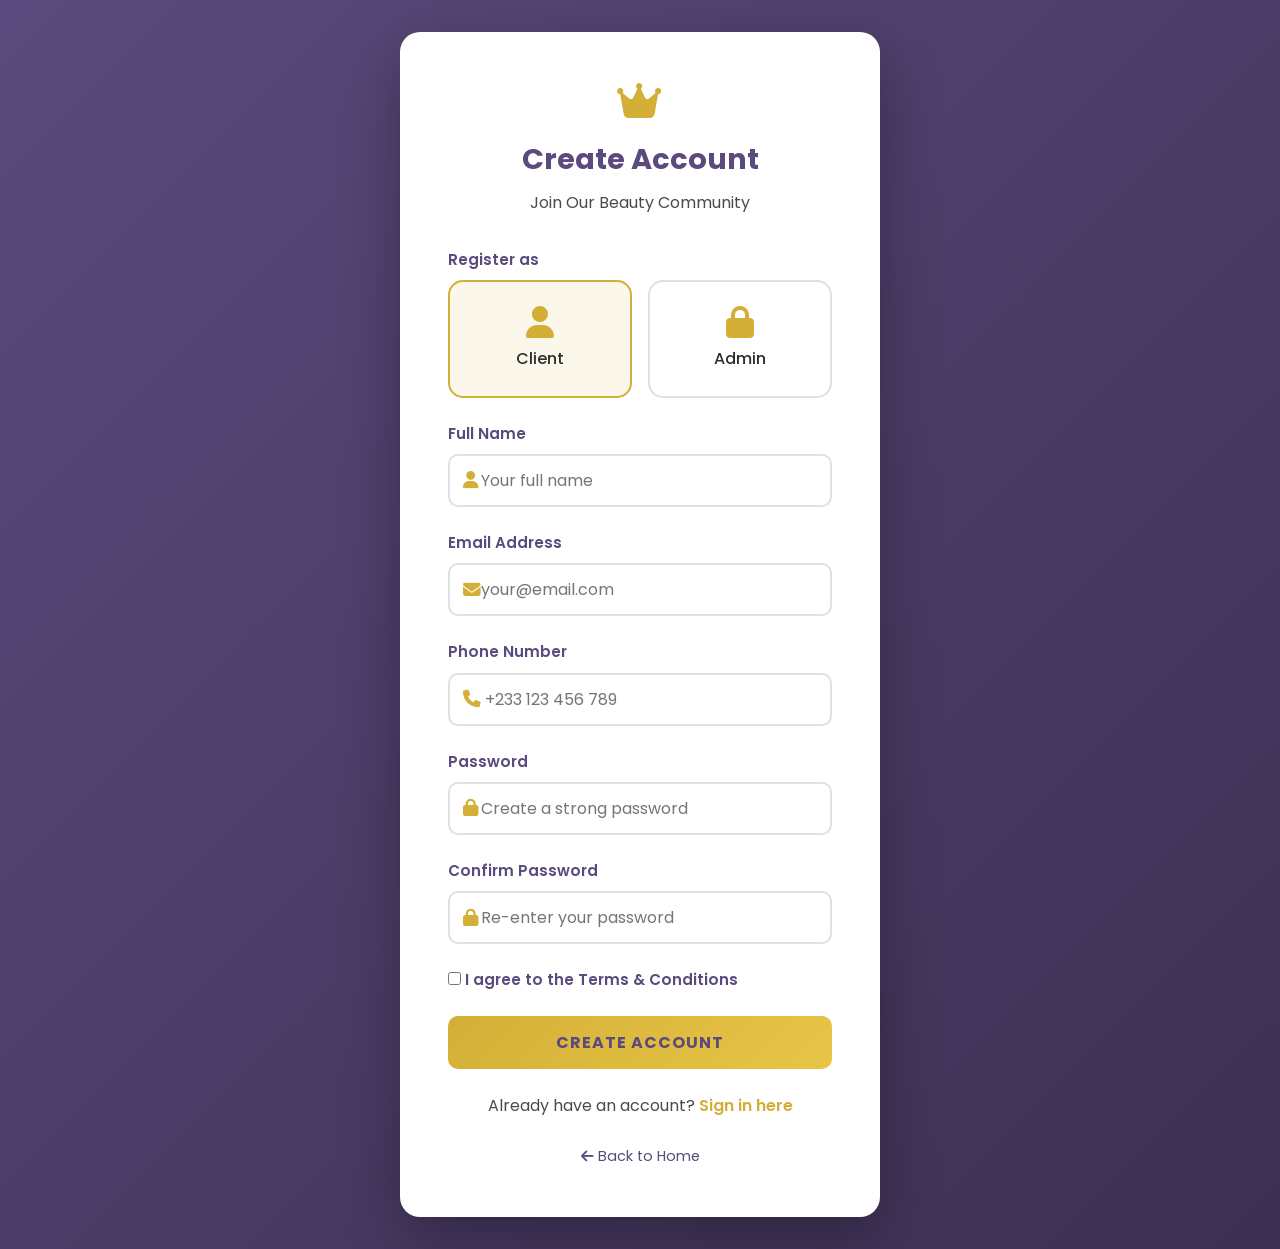
<file: register.html>
<!DOCTYPE html>
<html lang="en">
<head>
    <meta charset="UTF-8">
    <meta name="viewport" content="width=device-width, initial-scale=1.0">
    <title>Register - RoyalTouch Beauty Salon</title>
    <link rel="stylesheet" href="https://cdnjs.cloudflare.com/ajax/libs/font-awesome/6.4.0/css/all.min.css">
    <link href="https://fonts.googleapis.com/css2?family=Poppins:wght@300;400;500;600;700&display=swap" rel="stylesheet">
    <link rel="stylesheet" href="main.css">
</head>
<body>
    <div class="auth-page">
        <div class="auth-container register">
            <div class="auth-header">
                <div class="logo"><i class="fas fa-crown"></i></div>
                <h1>Create Account</h1>
                <p>Join Our Beauty Community</p>
            </div>

            <div id="alert" class="alert"></div>

            <form onsubmit="handleRegister(event)">
                <!-- User Type Selection -->
                <div class="form-group">
                    <label>Register as</label>
                    <div class="service-type-options" style="margin-top: 0.5rem;">
                        <div class="service-option active" onclick="selectUserType('client')" id="client-option">
                            <i class="fas fa-user"></i>
                            <p>Client</p>
                        </div>
                        <div class="service-option" onclick="selectUserType('admin')" id="admin-option">
                            <i class="fas fa-lock"></i>
                            <p>Admin</p>
                        </div>
                    </div>
                    <input type="hidden" id="userType" name="userType" value="client">
                </div>

                <!-- Admin Code Field -->
                <div class="form-group" id="adminCodeGroup" style="display: none;">
                    <label for="adminCode">Admin Code</label>
                    <div class="input-wrapper">
                        <i class="fas fa-key"></i>
                        <input type="password" id="adminCode" name="adminCode" placeholder="    Enter admin code">
                    </div>
                    <small style="color: var(--text-light); display: block; margin-top: 0.5rem;">
                        <i class="fas fa-info-circle"></i> Enter the admin code to register as an administrator
                    </small>
                </div>

                <div class="form-group">
                    <label for="name">Full Name</label>
                    <div class="input-wrapper">
                        <i class="fas fa-user"></i>
                        <input type="text" id="name" name="name" placeholder="    Your full name" required>
                    </div>
                </div>

                <div class="form-group">
                    <label for="email">Email Address</label>
                    <div class="input-wrapper">
                        <i class="fas fa-envelope"></i>
                        <input type="email" id="email" name="email" placeholder="    your@email.com" required>
                    </div>
                </div>

                <div class="form-group">
                    <label for="phone">Phone Number</label>
                    <div class="input-wrapper">
                        <i class="fas fa-phone"></i>
                        <input type="tel" id="phone" name="phone" placeholder="     +233 123 456 789">
                    </div>
                </div>

                <div class="form-group">
                    <label for="password">Password</label>
                    <div class="input-wrapper">
                        <i class="fas fa-lock"></i>
                        <input type="password" id="password" name="password" placeholder="    Create a strong password" required>
                    </div>
                </div>

                <div class="form-group">
                    <label for="confirm-password">Confirm Password</label>
                    <div class="input-wrapper">
                        <i class="fas fa-lock"></i>
                        <input type="password" id="confirm-password" name="confirm-password" placeholder="    Re-enter your password" required>
                    </div>
                </div>

                <div class="form-group">
                    <label class="checkbox-label">
                        <input type="checkbox" id="terms" name="terms" required>
                        I agree to the Terms & Conditions
                    </label>
                </div>

                <button type="submit" class="auth-btn">Create Account</button>
            </form>

            <div class="auth-link">
                Already have an account? <a href="login.html">Sign in here</a>
            </div>

            <div class="auth-back">
                <a href="index.html"><i class="fas fa-arrow-left"></i> Back to Home</a>
            </div>
        </div>
    </div>

    <script src="data.js"></script>
    <script>
        // Admin Code (Change this to your secret code)
        const ADMIN_CODE = 'royaltouch2024';

        let users = JSON.parse(localStorage.getItem('users')) || [];

        function selectUserType(type) {
            const userTypeInput = document.getElementById('userType');
            const clientOption = document.getElementById('client-option');
            const adminOption = document.getElementById('admin-option');
            const adminCodeGroup = document.getElementById('adminCodeGroup');
            const adminCodeInput = document.getElementById('adminCode');

            userTypeInput.value = type;
            
            if (type === 'admin') {
                clientOption.classList.remove('active');
                adminOption.classList.add('active');
                adminCodeGroup.style.display = 'block';
                adminCodeInput.required = true;
            } else {
                adminOption.classList.remove('active');
                clientOption.classList.add('active');
                adminCodeGroup.style.display = 'none';
                adminCodeInput.required = false;
            }
        }

        function handleRegister(event) {
            event.preventDefault();
            const name = document.getElementById('name').value;
            const email = document.getElementById('email').value;
            const phone = document.getElementById('phone').value;
            const password = document.getElementById('password').value;
            const confirmPassword = document.getElementById('confirm-password').value;
            const userType = document.getElementById('userType').value;
            const adminCode = document.getElementById('adminCode').value;
            const alertDiv = document.getElementById('alert');

            // Validation
            if (password !== confirmPassword) {
                showAlert(alertDiv, 'Passwords do not match!', 'danger');
                return;
            }

            if (users.some(u => u.email === email)) {
                showAlert(alertDiv, 'Email already registered!', 'danger');
                return;
            }

            // Check admin code if registering as admin
            if (userType === 'admin') {
                if (adminCode !== ADMIN_CODE) {
                    showAlert(alertDiv, 'Invalid admin code! Please try again.', 'danger');
                    return;
                }
            }

            // Create new user
            const newUser = {
                id: Date.now(),
                name,
                email,
                phone,
                password,
                userType,
                createdAt: new Date().toISOString()
            };

            users.push(newUser);
            localStorage.setItem('users', JSON.stringify(users));
            showAlert(alertDiv, 'Account created successfully! Redirecting to login...', 'success');

            setTimeout(() => {
                window.location.href = 'login.html';
            }, 2000);
        }

        function showAlert(element, message, type) {
            element.textContent = message;
            element.className = 'alert show';
            if (type === 'danger') {
                element.classList.add('alert-danger');
            } else {
                element.classList.add('alert-success');
            }
        }
    </script>
</body>
</html>
</file>
<file: main.css>
/* ===== GLOBAL STYLES ===== */
:root {
    --primary-color: #5a4a7d;
    --accent-color: #d4af37;
    --secondary-color: #3d2f52;
    --light-bg: #f9f7f4;
    --text-dark: #2d2d2d;
    /* Improved text-light for WCAG AA compliance (was #666, now #4a4a4a) */
    --text-light: #4a4a4a;
    --shadow: 0 8px 25px rgba(90, 74, 125, 0.15);
    --transition: all 0.4s cubic-bezier(0.4, 0, 0.2, 1);
    --success: #27ae60;
    --danger: #e74c3c;
    --warning: #f39c12;
    
    /* Button states */
    --btn-hover-bg: #e8c547;
    --btn-active-bg: #c9a630;
    --link-hover-color: #d4af37;
}

* {
    margin: 0;
    padding: 0;
    box-sizing: border-box;
    font-family: 'Poppins', sans-serif;
}

body {
    background-color: var(--light-bg);
    color: var(--text-dark);
    line-height: 1.6;
    min-width: 320px;
    overflow-x: hidden;
}

a {
    text-decoration: none;
    color: inherit;
}

ul {
    list-style: none;
}

button, input, select, textarea {
    font-family: inherit;
}

img {
    max-width: 100%;
    height: auto;
}

/* ===== HEADER & NAVIGATION ===== */
header {
    background: linear-gradient(135deg, var(--primary-color) 0%, var(--secondary-color) 100%);
    color: white;
    padding: 1.2rem 5%;
    display: flex;
    justify-content: space-between;
    align-items: center;
    position: sticky;
    top: 0;
    z-index: 1000;
    box-shadow: var(--shadow);
    width: 100%;
}

/* Fullscreen: header spans full width on large screens */
/* Split screen / Minimized view */
@media (min-width: 577px) and (max-width: 1199px) {
    header {
        flex-direction: row;
        flex-wrap: wrap;
        justify-content: center;
        gap: 0.5rem;
        padding: 0.8rem 3%;
    }
    
    .logo {
        font-size: 1.3rem;
    }
    
    nav {
        flex-wrap: wrap;
        justify-content: center;
        gap: 0.3rem;
    }
    
    nav a, nav button {
        padding: 5px 10px;
        font-size: 0.8rem;
    }
    
    .btn-login {
        padding: 6px 15px;
        font-size: 0.8rem;
    }
}

.logo {
    font-size: 1.8rem;
    font-weight: 700;
    color: var(--accent-color);
    display: flex;
    align-items: center;
    gap: 10px;
    cursor: pointer;
    text-transform: uppercase;
    letter-spacing: 2px;
    transition: var(--transition);
    white-space: nowrap;
}

.logo:hover {
    transform: scale(1.05);
    text-shadow: 0 0 10px rgba(212, 175, 55, 0.5);
}

nav {
    display: flex;
    gap: 2rem;
    align-items: center;
    flex-wrap: wrap;
    justify-content: flex-end;
}

nav a, nav button {
    color: white;
    text-decoration: none;
    font-weight: 500;
    transition: var(--transition);
    cursor: pointer;
    border: none;
    background: none;
    font-size: 1rem;
    padding: 8px 15px;
    border-radius: 20px;
    white-space: nowrap;
}

nav a:hover, nav a.active, nav button:hover {
    color: var(--accent-color);
    background: rgba(212, 175, 55, 0.1);
    text-shadow: 0 0 8px rgba(212, 175, 55, 0.3);
}

.btn-login {
    background: var(--accent-color);
    color: var(--primary-color);
    padding: 10px 25px;
    border-radius: 25px;
    font-weight: 600;
    transition: var(--transition);
    display: inline-block;
    white-space: nowrap;
}

.btn-login:hover {
    background: #e8c547;
    transform: scale(1.05);
    box-shadow: 0 4px 15px rgba(212, 175, 55, 0.3);
}

/* Contact button in header */
.btn-contact {
    background: transparent;
    border: 2px solid var(--accent-color);
    color: var(--accent-color);
    padding: 8px 20px;
    border-radius: 25px;
    font-weight: 600;
    transition: var(--transition);
    display: inline-block;
    white-space: nowrap;
}

.btn-contact:hover {
    background: var(--accent-color);
    color: var(--primary-color);
    transform: scale(1.05);
    box-shadow: 0 4px 15px rgba(212, 175, 55, 0.3);
}

/* ===== LAYOUT UTILITIES ===== */
.container {
    max-width: 1200px;
    margin: 0 auto;
    padding: 3rem 5%;
    width: 100%;
}

/* Fullscreen: containers span wider on large screens */
@media (min-width: 1400px) {
    .container {
        max-width: 1400px;
        padding: 4rem 8%;
    }
    
    .hero {
        padding: 8rem 8% 5rem;
    }
    
    .hero h1 {
        font-size: 4rem;
    }
    
    .services-grid {
        grid-template-columns: repeat(4, 1fr);
    }
}

@media (min-width: 1600px) {
    .container {
        max-width: 1600px;
        padding: 5rem 10%;
    }
}

.services-section {
    margin-bottom: 4rem;
}

.section-title {
    text-align: center;
    color: var(--primary-color);
    font-size: 2.5rem;
    margin-bottom: 3rem;
}

/* ===== HERO SECTION ===== */
.hero {
    background: linear-gradient(135deg, rgba(90, 74, 125, 0.9) 0%, rgba(61, 47, 82, 0.9) 100%);
    color: white;
    padding: 6rem 5% 4rem;
    text-align: center;
    margin-bottom: 3rem;
    width: 100%;
}

.hero h1 {
    font-size: 3.5rem;
    font-weight: 700;
    margin-bottom: 1rem;
    text-transform: uppercase;
    letter-spacing: 2px;
}

.hero p {
    font-size: 1.3rem;
    margin-bottom: 2rem;
    color: rgba(255, 255, 255, 0.95);
}

.hero-buttons {
    display: flex;
    gap: 1.5rem;
    justify-content: center;
    flex-wrap: wrap;
}

/* ===== BUTTONS ===== */
.btn {
    padding: 14px 40px;
    border-radius: 30px;
    border: none;
    font-weight: 600;
    font-size: 1rem;
    cursor: pointer;
    transition: var(--transition);
    text-decoration: none;
    display: inline-block;
    white-space: nowrap;
}

.btn-primary {
    background: var(--accent-color);
    color: var(--primary-color);
}

.btn-primary:hover {
    background: #e8c547;
    transform: translateY(-3px);
    box-shadow: 0 8px 20px rgba(212, 175, 55, 0.4);
}

.btn-secondary {
    background: transparent;
    border: 2px solid var(--accent-color);
    color: var(--accent-color);
}

/* Make secondary button visible by default */
.btn-secondary {
    background: rgba(212, 175, 55, 0.3);
    border: 2px solid var(--accent-color);
    color: #b8962e;
    font-weight: 600;
}

.btn-secondary:hover {
    background: var(--accent-color);
    color: var(--primary-color);
    transform: translateY(-3px);
    box-shadow: 0 6px 20px rgba(212, 175, 55, 0.4);
}

/* ===== SERVICES SECTION ===== */
.services-grid {
    display: grid;
    grid-template-columns: repeat(auto-fit, minmax(280px, 1fr));
    gap: 2rem;
    width: 100%;
}

.service-card {
    background: white;
    border-radius: 15px;
    overflow: hidden;
    box-shadow: var(--shadow);
    transition: var(--transition);
}

.service-card:hover {
    transform: translateY(-10px);
    box-shadow: 0 15px 40px rgba(90, 74, 125, 0.2);
}

.service-icon {
    height: 150px;
    background: linear-gradient(135deg, var(--accent-color), #e8c547);
    display: flex;
    align-items: center;
    justify-content: center;
    overflow: hidden;
    position: relative;
}

.service-img {
    width: 100%;
    height: 100%;
    object-fit: cover;
    display: block;
}

.service-info {
    padding: 1.5rem;
}

.service-info h3 {
    color: var(--primary-color);
    margin-bottom: 0.5rem;
}

.service-info p {
    color: var(--text-light);
    font-size: 0.9rem;
    margin-bottom: 1rem;
}

.service-price {
    color: var(--accent-color);
    font-weight: 700;
    font-size: 1.3rem;
}

/* ===== ABOUT SECTION ===== */
.about-section {
    background: white;
    padding: 4rem;
    border-radius: 15px;
    margin-bottom: 3rem;
    box-shadow: var(--shadow);
    width: 100%;
}

.about-section h2 {
    color: var(--primary-color);
    font-size: 2.5rem;
    margin-bottom: 1.5rem;
    text-align: center;
}

.about-description {
    text-align: center;
    color: var(--text-light);
    font-size: 1.1rem;
    margin-bottom: 2rem;
    max-width: 800px;
    margin-left: auto;
    margin-right: auto;
}

.about-grid {
    display: grid;
    grid-template-columns: repeat(auto-fit, minmax(250px, 1fr));
    gap: 2rem;
    margin-top: 2rem;
}

.about-card {
    text-align: center;
    padding: 2rem;
    border-radius: 10px;
    background: var(--light-bg);
    transition: var(--transition);
}

.about-card:hover {
    background: white;
    box-shadow: 0 4px 15px rgba(90, 74, 125, 0.1);
    transform: translateY(-5px);
}

.about-card i {
    font-size: 3rem;
    color: var(--accent-color);
    margin-bottom: 1rem;
}

.about-card h3 {
    color: var(--primary-color);
    margin-bottom: 0.5rem;
}

.about-card p {
    color: var(--text-light);
    font-size: 0.95rem;
}

/* ===== CONTACT SECTION ===== */
.contact-section {
    background: white;
    padding: 4rem;
    border-radius: 15px;
    margin-bottom: 3rem;
    box-shadow: var(--shadow);
    width: 100%;
}

.contact-grid {
    display: grid;
    grid-template-columns: repeat(auto-fit, minmax(250px, 1fr));
    gap: 2rem;
    text-align: center;
}

.contact-item {
    padding: 1rem;
}

.contact-item i {
    font-size: 2.5rem;
    color: var(--accent-color);
    margin-bottom: 1rem;
}

.contact-item h3 {
    color: var(--primary-color);
    margin-bottom: 0.5rem;
}

.contact-item p {
    color: var(--text-light);
}

.contact-cta {
    text-align: center;
    margin-top: 2rem;
}

/* ===== FOOTER ===== */
footer {
    background: linear-gradient(135deg, var(--primary-color) 0%, var(--secondary-color) 100%);
    color: white;
    text-align: center;
    padding: 2rem;
    margin-top: 3rem;
    width: 100%;
}

footer p {
    margin: 0.5rem 0;
}

.footer-contact {
    display: flex;
    justify-content: center;
    flex-wrap: wrap;
    gap: 0.5rem;
    align-items: center;
}

.footer-contact .separator {
    margin: 0 0.5rem;
}

.footer-contact span {
    white-space: nowrap;
}

/* ===== RESPONSIVE DESIGN ===== */

/* Tablet Portrait */
@media (max-width: 992px) {
    .hero h1 {
        font-size: 2.8rem;
    }
    
    .services-grid {
        grid-template-columns: repeat(auto-fit, minmax(250px, 1fr));
    }
}

/* Tablet Portrait */
@media (max-width: 768px) {
    header {
        flex-direction: row;
        flex-wrap: wrap;
        justify-content: center;
        gap: 0.5rem;
        padding: 1rem 3%;
    }

    .logo {
        font-size: 1.4rem;
    }

    nav {
        flex-wrap: wrap;
        justify-content: center;
        gap: 0.5rem;
    }

    nav a {
        padding: 6px 12px;
        font-size: 0.9rem;
    }

    .container {
        padding: 2rem 3%;
    }

    .hero {
        padding: 4rem 3% 3rem;
    }

    .hero h1 {
        font-size: 2.5rem;
    }

    .hero p {
        font-size: 1.1rem;
    }

    .hero-buttons {
        flex-direction: row;
        gap: 1rem;
    }
    
    .btn {
        padding: 12px 25px;
        font-size: 0.95rem;
    }

    .section-title {
        font-size: 2rem;
        margin-bottom: 2rem;
    }

    .about-section,
    .contact-section {
        padding: 2rem;
    }
    
    .about-section h2,
    .contact-section h2 {
        font-size: 2rem;
    }

    .about-description {
        font-size: 1rem;
    }

    .services-grid {
        display: grid;
        grid-template-columns: repeat(auto-fit, minmax(220px, 1fr));
        gap: 1.5rem;
    }

    .service-icon {
        height: 130px;
    }

    .service-info {
        padding: 1.2rem;
    }

    .about-grid {
        grid-template-columns: repeat(2, 1fr);
        gap: 1.5rem;
    }

    .about-card {
        padding: 1.5rem;
    }
    
    .contact-grid {
        gap: 1.5rem;
    }
    
    .contact-item i {
        font-size: 2rem;
    }

    .footer-contact {
        flex-direction: column;
        gap: 0.3rem;
    }
    
    .footer-contact .separator {
        display: none;
    }
}

/* Mobile Landscape */
@media (max-width: 576px) {
    header {
        flex-direction: column;
        gap: 0.8rem;
        padding: 0.8rem;
    }

    .logo {
        font-size: 1.3rem;
        letter-spacing: 1px;
    }

    nav {
        flex-wrap: wrap;
        justify-content: center;
        gap: 0.3rem;
        width: 100%;
    }

    nav a {
        padding: 6px 10px;
        font-size: 0.8rem;
    }

    .btn-login {
        padding: 8px 16px;
        font-size: 0.85rem;
    }

    .hero {
        padding: 3rem 1rem 2rem;
        margin-bottom: 2rem;
    }

    .hero h1 {
        font-size: 1.8rem;
        letter-spacing: 1px;
    }

    .hero p {
        font-size: 1rem;
    }

    .hero-buttons {
        flex-direction: column;
        gap: 0.8rem;
    }

    .btn {
        padding: 10px 20px;
        font-size: 0.9rem;
        width: 100%;
        max-width: 280px;
    }

    .container {
        padding: 1.5rem 1rem;
    }

    .services-section {
        margin-bottom: 3rem;
    }
    
    .section-title {
        font-size: 1.6rem;
        margin-bottom: 1.5rem;
    }

    .services-grid {
        grid-template-columns: 1fr;
        gap: 1.5rem;
    }

    .service-card {
        max-width: 350px;
        margin: 0 auto;
    }

    .service-icon {
        height: 150px;
    }

    .about-section,
    .contact-section {
        padding: 1.5rem;
        margin-bottom: 2rem;
    }
    
    .about-section h2,
    .contact-section h2 {
        font-size: 1.6rem;
    }

    .about-description {
        font-size: 0.95rem;
        text-align: left;
    }

    .about-grid {
        grid-template-columns: 1fr;
        gap: 1rem;
    }

    .about-card {
        padding: 1.2rem;
        text-align: left;
        display: flex;
        align-items: flex-start;
        gap: 1rem;
    }
    
    .about-card i {
        font-size: 2rem;
        margin-bottom: 0;
        flex-shrink: 0;
    }
    
    .about-card .card-content {
        flex: 1;
    }
    
    .about-card h3 {
        margin-bottom: 0.3rem;
    }
    
    .about-card p {
        font-size: 0.85rem;
    }

    .contact-grid {
        grid-template-columns: 1fr;
        gap: 1.5rem;
    }

    .contact-item {
        padding: 0.5rem;
    }
    
    .contact-item i {
        font-size: 2rem;
    }
    
    .contact-item h3 {
        font-size: 1.1rem;
    }
    
    .contact-item p {
        font-size: 0.9rem;
    }

    footer {
        padding: 1.5rem 1rem;
    }

    footer p {
        font-size: 0.85rem;
    }
}

/* Small Mobile */
@media (max-width: 400px) {
    .logo {
        font-size: 1.1rem;
    }

    nav a {
        padding: 5px 8px;
        font-size: 0.75rem;
    }

    .btn-login {
        padding: 6px 12px;
        font-size: 0.8rem;
    }

    .hero h1 {
        font-size: 1.5rem;
    }

    .section-title {
        font-size: 1.4rem;
    }

    .btn {
        padding: 10px 18px;
        font-size: 0.85rem;
    }
    
    .about-card {
        flex-direction: column;
        text-align: center;
    }
    
    .about-card i {
        margin-bottom: 0.5rem;
    }
}

/* Extra small devices */
@media (max-width: 320px) {
    .hero h1 {
        font-size: 1.3rem;
    }
    
    .hero p {
        font-size: 0.9rem;
    }
    
    .about-section,
    .contact-section {
        padding: 1rem;
    }
    
    .about-section h2,
    .contact-section h2 {
        font-size: 1.3rem;
    }
}

/* Landscape orientation adjustments */
@media (max-height: 500px) and (orientation: landscape) {
    .hero {
        padding: 2rem 5%;
    }
    
    .hero h1 {
        font-size: 1.8rem;
        margin-bottom: 0.5rem;
    }
    
    .hero p {
        font-size: 0.9rem;
        margin-bottom: 1rem;
    }
    
    .hero-buttons {
        flex-direction: row;
        gap: 0.5rem;
    }
    
    .btn {
        padding: 8px 16px;
        font-size: 0.85rem;
    }
}

/* ============================================
   ADDITIONAL STYLES FOR ALL PAGES
   ============================================ */

/* --- Form Styles --- */
.form-group {
    margin-bottom: 1.5rem;
}

.form-group label {
    display: block;
    color: var(--primary-color);
    font-weight: 600;
    margin-bottom: 0.5rem;
    font-size: 0.95rem;
}

.input-wrapper {
    position: relative;
}

.input-wrapper i {
    position: absolute;
    left: 15px;
    top: 50%;
    transform: translateY(-50%);
    color: var(--accent-color);
    font-size: 1.1rem;
}

input[type="text"],
input[type="email"],
input[type="tel"],
input[type="password"],
input[type="number"],
input[type="date"],
input[type="time"],
select,
textarea {
    width: 100%;
    padding: 12px 15px;
    border: 2px solid #e0e0e0;
    border-radius: 10px;
    font-size: 1rem;
    font-family: inherit;
    transition: var(--transition);
    outline: none;
    background-color: white;
}

input:focus,
select:focus,
textarea:focus {
    border-color: var(--accent-color);
    box-shadow: 0 0 0 4px rgba(212, 175, 55, 0.15);
}

/* Focus visible for accessibility */
input:focus-visible,
select:focus-visible,
textarea:focus-visible,
button:focus-visible,
a:focus-visible {
    outline: 2px solid var(--accent-color);
    outline-offset: 2px;
}

/* Button hover and active states */
.btn:hover {
    transform: translateY(-2px);
    box-shadow: 0 6px 20px rgba(212, 175, 55, 0.35);
}

.btn:active {
    transform: translateY(0);
    box-shadow: none;
}

.btn-primary:active {
    background: var(--btn-active-bg);
}

.btn-secondary:active {
    background: var(--accent-color);
    color: var(--primary-color);
}

.btn-login:active {
    background: var(--btn-active-bg);
}

/* --- Auth Pages (Login/Register) --- */
.auth-page {
    background: linear-gradient(135deg, var(--primary-color) 0%, var(--secondary-color) 100%);
    display: flex;
    justify-content: center;
    align-items: center;
    min-height: 100vh;
    min-width: 320px;
    padding: 2rem;
}

.auth-container {
    background: white;
    padding: 3rem;
    border-radius: 20px;
    box-shadow: 0 20px 60px rgba(0, 0, 0, 0.3);
    width: 100%;
    max-width: 420px;
    animation: slideUp 0.6s ease;
}

.auth-container.register {
    max-width: 480px;
}

@keyframes slideUp {
    from {
        opacity: 0;
        transform: translateY(30px);
    }
    to {
        opacity: 1;
        transform: translateY(0);
    }
}

.auth-header {
    text-align: center;
    margin-bottom: 2rem;
}

.auth-header .logo {
    font-size: 2.5rem;
    color: var(--accent-color);
    margin-bottom: 1rem;
    justify-content: center;
}

.auth-header h1 {
    color: var(--primary-color);
    font-size: 1.8rem;
    margin-bottom: 0.5rem;
}

.auth-header p {
    color: var(--text-light);
}

.auth-btn {
    width: 100%;
    padding: 14px;
    background: linear-gradient(135deg, var(--accent-color), #e8c547);
    border: none;
    border-radius: 10px;
    color: var(--primary-color);
    font-weight: 700;
    font-size: 1rem;
    cursor: pointer;
    transition: var(--transition);
    text-transform: uppercase;
    letter-spacing: 1px;
}

.auth-btn:hover {
    transform: translateY(-2px);
    box-shadow: 0 8px 20px rgba(212, 175, 55, 0.4);
}

.auth-btn:active {
    transform: translateY(0);
}

.auth-link {
    text-align: center;
    margin-top: 1.5rem;
    color: var(--text-light);
}

.auth-link a {
    color: var(--accent-color);
    text-decoration: none;
    font-weight: 600;
    transition: var(--transition);
}

.auth-link a:hover {
    text-decoration: underline;
}

.auth-back {
    text-align: center;
    margin-top: 1.5rem;
}

.auth-back a {
    color: var(--primary-color);
    text-decoration: none;
    font-size: 0.9rem;
    transition: var(--transition);
}

.auth-back a:hover {
    color: var(--accent-color);
}

/* Remember / Forgot row */
.remember-forgot {
    display: flex;
    justify-content: space-between;
    align-items: center;
    margin-bottom: 1.5rem;
    font-size: 0.9rem;
    flex-wrap: wrap;
    gap: 0.5rem;
}

.remember-forgot a {
    color: var(--accent-color);
    text-decoration: none;
    transition: var(--transition);
}

.remember-forgot a:hover {
    text-decoration: underline;
}

.remember-forgot label {
    display: flex;
    align-items: center;
    gap: 8px;
    font-weight: 500;
    color: var(--text-dark);
    cursor: pointer;
    margin-bottom: 0;
}

.remember-forgot input[type="checkbox"] {
    width: auto;
    accent-color: var(--accent-color);
}

/* Password toggle */
.toggle-password {
    position: absolute !important;
    right: 15px !important;
    left: auto !important;
    cursor: pointer;
    color: var(--text-light) !important;
    transition: var(--transition);
}

.toggle-password:hover {
    color: var(--accent-color) !important;
}

/* Alert messages */
.alert {
    padding: 12px 15px;
    border-radius: 10px;
    margin-bottom: 1.5rem;
    display: none;
    animation: slideDown 0.3s ease;
}

@keyframes slideDown {
    from {
        opacity: 0;
        transform: translateY(-10px);
    }
    to {
        opacity: 1;
        transform: translateY(0);
    }
}

.alert-danger {
    background-color: #f8d7da;
    color: #721c24;
    border: 1px solid #f5c6cb;
}

.alert-success {
    background-color: #d4edda;
    color: #155724;
    border: 1px solid #c3e6cb;
}

.alert.show {
    display: block;
}

/* --- User Section (Avatar + Logout) --- */
.user-section {
    display: flex;
    align-items: center;
    gap: 15px;
}

.avatar {
    width: 40px;
    height: 40px;
    background: var(--accent-color);
    border-radius: 50%;
    display: flex;
    align-items: center;
    justify-content: center;
    color: var(--primary-color);
    font-weight: bold;
    font-size: 1rem;
}

.logout-btn {
    background: transparent;
    border: 2px solid var(--accent-color);
    color: var(--accent-color);
    padding: 8px 15px;
    border-radius: 20px;
    cursor: pointer;
    font-weight: 600;
    transition: var(--transition);
    white-space: nowrap;
}

.logout-btn:hover {
    background: var(--accent-color);
    color: var(--primary-color);
}

.logout-btn:active {
    transform: scale(0.98);
}

/* --- Dashboard Styles --- */
.page-section {
    display: none;
    animation: fadeIn 0.4s ease;
}

.page-section.active {
    display: block;
}

@keyframes fadeIn {
    from { opacity: 0; }
    to { opacity: 1; }
}

.dashboard-title {
    color: var(--primary-color);
    font-size: 2rem;
    margin-bottom: 2rem;
}

/* Stats Grid */
.stats-grid {
    display: grid;
    grid-template-columns: repeat(auto-fit, minmax(200px, 1fr));
    gap: 1.5rem;
    margin-bottom: 2rem;
}

.stat-card {
    background: white;
    padding: 1.5rem;
    border-radius: 15px;
    box-shadow: var(--shadow);
    border-left: 5px solid var(--accent-color);
    transition: var(--transition);
}

.stat-card:hover {
    transform: translateY(-5px);
    box-shadow: 0 12px 30px rgba(90, 74, 125, 0.2);
}

.stat-card h3 {
    font-size: 2rem;
    color: var(--accent-color);
    font-weight: 700;
}

.stat-card p {
    color: var(--text-light);
    margin-top: 0.5rem;
}

/* Table Container */
.table-container {
    background: white;
    padding: 2rem;
    border-radius: 15px;
    box-shadow: var(--shadow);
    overflow-x: auto;
    margin-top: 2rem;
}

table {
    width: 100%;
    border-collapse: collapse;
}

th {
    background: linear-gradient(135deg, var(--primary-color), var(--secondary-color));
    color: white;
    padding: 1.2rem;
    text-align: left;
    font-weight: 600;
}

td {
    padding: 1rem;
    border-bottom: 1px solid #e0e0e0;
    color: var(--text-dark);
}

tr:hover {
    background-color: var(--light-bg);
}

/* Status Badges */
.status-badge {
    padding: 6px 12px;
    border-radius: 20px;
    font-size: 0.8rem;
    font-weight: 600;
    display: inline-block;
}

.status-pending {
    background-color: #fff3cd;
    color: #856404;
}

.status-approved {
    background-color: #d4edda;
    color: #155724;
}

.status-declined {
    background-color: #f8d7da;
    color: #721c24;
}

/* Profile Card */
.profile-card {
    background: white;
    padding: 2rem;
    border-radius: 15px;
    box-shadow: var(--shadow);
}

.profile-item {
    margin-bottom: 1.5rem;
    padding-bottom: 1.5rem;
    border-bottom: 1px solid var(--light-bg);
}

.profile-item:last-child {
    border-bottom: none;
    margin-bottom: 0;
}

.profile-label {
    color: var(--primary-color);
    font-weight: 600;
    font-size: 0.95rem;
    margin-bottom: 0.5rem;
}

.profile-value {
    color: var(--text-dark);
    font-size: 1rem;
}

/* --- Booking Page --- */
.booking-form-container {
    background: white;
    padding: 3rem;
    border-radius: 20px;
    box-shadow: var(--shadow);
}

.form-section {
    margin-bottom: 2.5rem;
    padding-bottom: 2rem;
    border-bottom: 2px solid var(--light-bg);
}

.form-section:last-child {
    border-bottom: none;
    margin-bottom: 0;
}

.form-section h2 {
    color: var(--primary-color);
    font-size: 1.5rem;
    margin-bottom: 1.5rem;
}

.form-section h3 {
    color: var(--primary-color);
    margin-bottom: 1rem;
    font-size: 1.2rem;
}

/* Service Type Options */
.service-type-options {
    display: grid;
    grid-template-columns: repeat(auto-fit, minmax(150px, 1fr));
    gap: 1rem;
}

.service-option {
    padding: 1.5rem;
    border: 2px solid #e0e0e0;
    border-radius: 15px;
    text-align: center;
    cursor: pointer;
    transition: var(--transition);
    background: white;
}

.service-option:hover {
    border-color: var(--accent-color);
}

.service-option.active {
    border-color: var(--accent-color);
    background: rgba(212, 175, 55, 0.1);
}

.service-option i {
    font-size: 2rem;
    color: var(--accent-color);
    margin-bottom: 0.5rem;
}

.service-option p {
    color: var(--text-dark);
    font-weight: 500;
}

/* Location Inputs */
.location-inputs,
.datetime-grid {
    display: grid;
    grid-template-columns: repeat(auto-fit, minmax(200px, 1fr));
    gap: 1rem;
}

/* Services Checklist */
.services-checklist {
    display: grid;
    grid-template-columns: repeat(auto-fit, minmax(200px, 1fr));
    gap: 1rem;
}

.service-checkbox {
    display: flex;
    align-items: flex-start;
    gap: 10px;
    padding: 1rem;
    border: 2px solid #e0e0e0;
    border-radius: 10px;
    cursor: pointer;
    transition: var(--transition);
    background: white;
}

.service-checkbox:hover {
    border-color: var(--accent-color);
}

.service-checkbox input {
    width: auto;
    margin-top: 3px;
    accent-color: var(--accent-color);
}

.service-checkbox label {
    margin-bottom: 0;
    cursor: pointer;
    flex: 1;
}

.service-checkbox small {
    display: block;
    color: var(--text-light);
    font-size: 0.85rem;
    margin-top: 0.25rem;
}

.service-checkbox .service-price {
    display: block;
    text-align: right;
    margin-top: 0.5rem;
}

/* Booking Summary */
.booking-summary {
    background: linear-gradient(135deg, var(--primary-color), var(--secondary-color));
    color: white;
    padding: 2rem;
    border-radius: 15px;
    margin-top: 2rem;
}

.booking-summary h3 {
    color: white;
    margin-bottom: 1rem;
}

.summary-item {
    display: flex;
    justify-content: space-between;
    padding: 0.8rem 0;
    border-bottom: 1px solid rgba(255,255,255,0.2);
}

.summary-item:last-child {
    border-bottom: none;
}

.total-price {
    font-size: 1.5rem;
    font-weight: 700;
    color: var(--accent-color);
    text-align: right;
    padding-top: 1rem;
}

/* Button Group */
.button-group {
    display: flex;
    gap: 1rem;
    margin-top: 2rem;
    flex-wrap: wrap;
}

.button-group .btn {
    flex: 1;
    justify-content: center;
    min-width: 200px;
}

.btn-secondary {
    background: transparent;
    border: 2px solid var(--primary-color);
    color: var(--primary-color);
}

.btn-secondary:hover {
    background: var(--primary-color);
    color: white;
}

/* --- Hair Gallery --- */
.gallery-hero {
    background: linear-gradient(135deg, rgba(90, 74, 125, 0.9) 0%, rgba(61, 47, 82, 0.9) 100%);
    color: white;
    padding: 4rem 5% 3rem;
    text-align: center;
}

.gallery-hero h1 {
    font-size: 2.5rem;
    margin-bottom: 1rem;
}

.gallery-hero p {
    font-size: 1.1rem;
    color: rgba(255, 255, 255, 0.9);
}

.filter-section {
    display: flex;
    justify-content: center;
    gap: 1rem;
    flex-wrap: wrap;
    margin-bottom: 3rem;
    padding: 2rem;
    background: white;
    border-radius: 15px;
    box-shadow: var(--shadow);
}

.filter-btn {
    padding: 10px 25px;
    border: 2px solid var(--primary-color);
    background: white;
    color: var(--primary-color);
    border-radius: 25px;
    cursor: pointer;
    font-weight: 600;
    transition: var(--transition);
}

.filter-btn.active {
    background: var(--accent-color);
    border-color: var(--accent-color);
    color: var(--primary-color);
}

.filter-btn:hover {
    transform: translateY(-2px);
    box-shadow: 0 4px 12px rgba(90, 74, 125, 0.2);
}

.gallery-grid {
    display: grid;
    grid-template-columns: repeat(auto-fill, minmax(280px, 1fr));
    gap: 2rem;
    margin-bottom: 3rem;
}

.hair-card {
    background: white;
    border-radius: 15px;
    overflow: hidden;
    box-shadow: var(--shadow);
    transition: var(--transition);
    cursor: pointer;
    animation: fadeIn 0.5s ease;
}

.hair-card:hover {
    transform: translateY(-10px);
    box-shadow: 0 15px 40px rgba(90, 74, 125, 0.2);
}

.hair-image {
    width: 100%;
    height: 300px;
    background: linear-gradient(135deg, var(--accent-color), #e8c547);
    display: flex;
    align-items: center;
    justify-content: center;
    font-size: 4rem;
    color: var(--primary-color);
    position: relative;
    overflow: hidden;
}

.hair-image::after {
    content: '';
    position: absolute;
    top: 0;
    left: -100%;
    width: 100%;
    height: 100%;
    background: linear-gradient(90deg, transparent, rgba(255,255,255,0.2), transparent);
    animation: shimmer 3s infinite;
}

@keyframes shimmer {
    0% { left: -100%; }
    100% { left: 100%; }
}

.hair-info {
    padding: 1.5rem;
}

.hair-info h3 {
    color: var(--primary-color);
    margin-bottom: 0.5rem;
    font-size: 1.3rem;
}

.hair-length {
    display: inline-block;
    background: var(--light-bg);
    color: var(--primary-color);
    padding: 5px 12px;
    border-radius: 20px;
    font-size: 0.8rem;
    font-weight: 600;
    margin-bottom: 1rem;
}

.hair-description {
    color: var(--text-light);
    font-size: 0.9rem;
    margin-bottom: 1rem;
    line-height: 1.5;
}

.hair-features {
    display: flex;
    gap: 0.5rem;
    flex-wrap: wrap;
    margin-bottom: 1rem;
}

.feature-tag {
    background: linear-gradient(135deg, var(--accent-color), #e8c547);
    color: var(--primary-color);
    padding: 4px 10px;
    border-radius: 15px;
    font-size: 0.75rem;
    font-weight: 600;
}

.hair-price {
    color: var(--accent-color);
    font-weight: 700;
    font-size: 1.3rem;
    margin-bottom: 1rem;
}

.request-btn {
    width: 100%;
    padding: 12px;
    background: linear-gradient(135deg, var(--accent-color), #e8c547);
    border: none;
    border-radius: 25px;
    color: var(--primary-color);
    font-weight: 600;
    cursor: pointer;
    transition: var(--transition);
}

.request-btn:hover {
    transform: scale(1.02);
    box-shadow: 0 8px 20px rgba(212, 175, 55, 0.3);
}

/* Modal */
.modal {
    display: none;
    position: fixed;
    z-index: 2000;
    left: 0;
    top: 0;
    width: 100%;
    height: 100%;
    overflow: auto;
    background-color: rgba(0, 0, 0, 0.6);
    animation: fadeIn 0.3s ease;
}

.modal-content {
    background-color: var(--light-bg);
    margin: 5% auto;
    padding: 2rem;
    border-radius: 15px;
    width: 90%;
    max-width: 600px;
    box-shadow: 0 20px 60px rgba(0, 0, 0, 0.3);
    animation: slideUp 0.3s ease;
}

.modal-header {
    display: flex;
    justify-content: space-between;
    align-items: center;
    margin-bottom: 1.5rem;
}

.modal-header h3 {
    color: var(--primary-color);
    font-size: 1.5rem;
}

.close-btn {
    background: none;
    border: none;
    font-size: 28px;
    color: var(--primary-color);
    cursor: pointer;
    transition: var(--transition);
    padding: 0;
    line-height: 1;
}

.close-btn:hover {
    color: var(--accent-color);
}

.modal-actions {
    display: flex;
    gap: 1rem;
    margin-top: 1.5rem;
    flex-wrap: wrap;
}

.modal-actions .btn {
    flex: 1;
    justify-content: center;
    min-width: 120px;
}

.btn-success {
    background: var(--success);
    color: white;
}

.btn-success:hover {
    background: #219a52;
}

.btn-danger {
    background: var(--danger);
    color: white;
}

.btn-danger:hover {
    background: #c0392b;
}

/* Details Card */
.details-card {
    background: white;
    padding: 1.5rem;
    border-radius: 10px;
    margin-bottom: 1rem;
    box-shadow: 0 2px 10px rgba(0, 0, 0, 0.05);
}

.details-card h4 {
    color: var(--primary-color);
    margin-bottom: 1rem;
    font-size: 1.1rem;
}

.detail-row {
    display: flex;
    justify-content: space-between;
    padding: 0.5rem 0;
    border-bottom: 1px solid var(--light-bg);
}

.detail-row:last-child {
    border-bottom: none;
}

.detail-label {
    color: var(--text-light);
    font-weight: 500;
}

.detail-value {
    color: var(--text-dark);
    font-weight: 600;
}

/* --- Contact Page --- */
.contact-hero {
    padding: 3rem 0;
    background: linear-gradient(90deg, rgba(90,74,125,0.1), rgba(212,175,55,0.05));
    text-align: center;
}

.contact-hero h1 {
    margin: 0 0 0.5rem;
    color: var(--primary-color);
    font-size: 2.5rem;
}

.contact-hero p {
    margin: 0;
    color: var(--text-light);
    font-size: 1.1rem;
}

.contact-area {
    padding: 3rem 0 4rem;
}

.contact-page-grid {
    display: grid;
    grid-template-columns: 1fr;
    gap: 2rem;
}

@media (min-width: 760px) {
    .contact-page-grid {
        grid-template-columns: minmax(300px, 380px) minmax(0, 1fr);
        align-items: start;
    }
}

.contact-card {
    background: white;
    padding: 2rem;
    border-radius: 15px;
    box-shadow: var(--shadow);
}

.contact-card h2 {
    margin: 0 0 1.5rem;
    color: var(--primary-color);
    font-size: 1.5rem;
}

.info-list {
    list-style: none;
    padding: 0;
    margin: 0 0 1.5rem;
}

.info-list li {
    margin-bottom: 1rem;
    color: var(--text-light);
    display: flex;
    align-items: flex-start;
    gap: 10px;
}

.info-list li i {
    color: var(--accent-color);
    width: 24px;
    flex-shrink: 0;
}

.info-list li strong {
    color: var(--text-dark);
}

.hours-list {
    margin: 0.25rem 0 0;
    padding-left: 2.5rem;
    color: var(--text-light);
}

.hours-list li {
    margin-bottom: 0.25rem;
    display: list-item;
    list-style: disc;
}

.map-wrap {
    margin-top: 1.5rem;
    border-radius: 12px;
    overflow: hidden;
}

.map-wrap iframe {
    width: 100%;
    height: 220px;
    border: 0;
    display: block;
}

.form-wrap {
    background: white;
    padding: 2rem;
    border-radius: 15px;
    box-shadow: var(--shadow);
}

.form-wrap h2 {
    margin: 0 0 1.5rem;
    color: var(--primary-color);
    font-size: 1.5rem;
}

.form-row {
    margin-bottom: 1.2rem;
}

.form-row label {
    display: block;
    font-weight: 600;
    margin-bottom: 0.5rem;
    color: var(--primary-color);
}

textarea {
    resize: vertical;
    min-height: 140px;
}

.checkbox-label {
    display: flex;
    align-items: center;
    gap: 0.75rem;
    font-weight: 500;
    cursor: pointer;
}

.checkbox-label input {
    width: auto;
    accent-color: var(--accent-color);
}

.error-message {
    color: var(--danger);
    font-size: 0.9rem;
    min-height: 1.2rem;
    margin-top: 0.25rem;
}

.form-status {
    margin-top: 1rem;
    font-weight: 600;
    text-align: center;
}

.form-status.success {
    color: var(--success);
}

.form-status.error {
    color: var(--danger);
}

/* --- Empty State --- */
.empty-state {
    text-align: center;
    padding: 3rem;
    color: var(--text-light);
}

.empty-state i {
    font-size: 4rem;
    color: #ddd;
    margin-bottom: 1rem;
}

.empty-state p {
    margin-top: 0.5rem;
}

/* --- Admin Dashboard Additional --- */
.admin-header {
    display: flex;
    justify-content: space-between;
    align-items: center;
    flex-wrap: wrap;
    gap: 1rem;
}

.filter-section {
    margin-bottom: 2rem;
}

.filter-section h3 {
    margin-bottom: 1rem;
    color: var(--primary-color);
}

.filter-section .filter-btns {
    display: flex;
    gap: 1rem;
    flex-wrap: wrap;
}

/* Form Grid */
.form-grid {
    display: grid;
    grid-template-columns: repeat(auto-fit, minmax(200px, 1fr));
    gap: 1rem;
    margin-bottom: 1.5rem;
}

.btn-info {
    background: var(--primary-color);
    color: white;
}

.btn-info:hover {
    background: var(--secondary-color);
}

/* ============================================
   RESPONSIVE ADDITIONS
   ============================================ */

/* Auth pages responsive */
@media (max-width: 480px) {
    .auth-page {
        padding: 1rem;
        align-items: flex-start;
    }

    .auth-container {
        margin-top: 1rem;
        padding: 2rem 1.25rem;
        border-radius: 16px;
    }

    .auth-header h1 {
        font-size: 1.5rem;
    }

    .remember-forgot {
        flex-wrap: wrap;
        gap: 0.75rem;
    }
}

/* Dashboard responsive */
@media (max-width: 768px) {
    .dashboard-title {
        font-size: 1.5rem;
    }

    .stats-grid {
        grid-template-columns: 1fr;
    }

    th, td {
        padding: 0.8rem;
        font-size: 0.9rem;
    }

    .table-container {
        padding: 1rem;
    }
}

/* Booking responsive */
@media (max-width: 768px) {
    .booking-form-container {
        padding: 1.5rem;
    }

    .button-group {
        flex-direction: column;
    }

    .button-group .btn {
        width: 100%;
        justify-content: center;
    }
}

/* Gallery responsive */
@media (max-width: 768px) {
    .gallery-hero h1 {
        font-size: 1.8rem;
    }

    .gallery-grid {
        grid-template-columns: repeat(auto-fill, minmax(200px, 1fr));
        gap: 1rem;
    }

    .filter-section {
        padding: 1rem;
    }

    .filter-btn {
        padding: 8px 15px;
        font-size: 0.9rem;
    }

    .hair-image {
        height: 200px;
        font-size: 2.5rem;
    }

    .modal-content {
        width: 95%;
        padding: 1.5rem;
        margin: 20% auto;
    }
}

/* Contact responsive */
@media (max-width: 768px) {
    .contact-hero h1 {
        font-size: 1.8rem;
    }

    .contact-card,
    .form-wrap {
        padding: 1.5rem;
    }
}

@media (max-width: 560px) {
    .contact-card,
    .form-wrap {
        padding: 1.25rem;
    }
}
</file>
